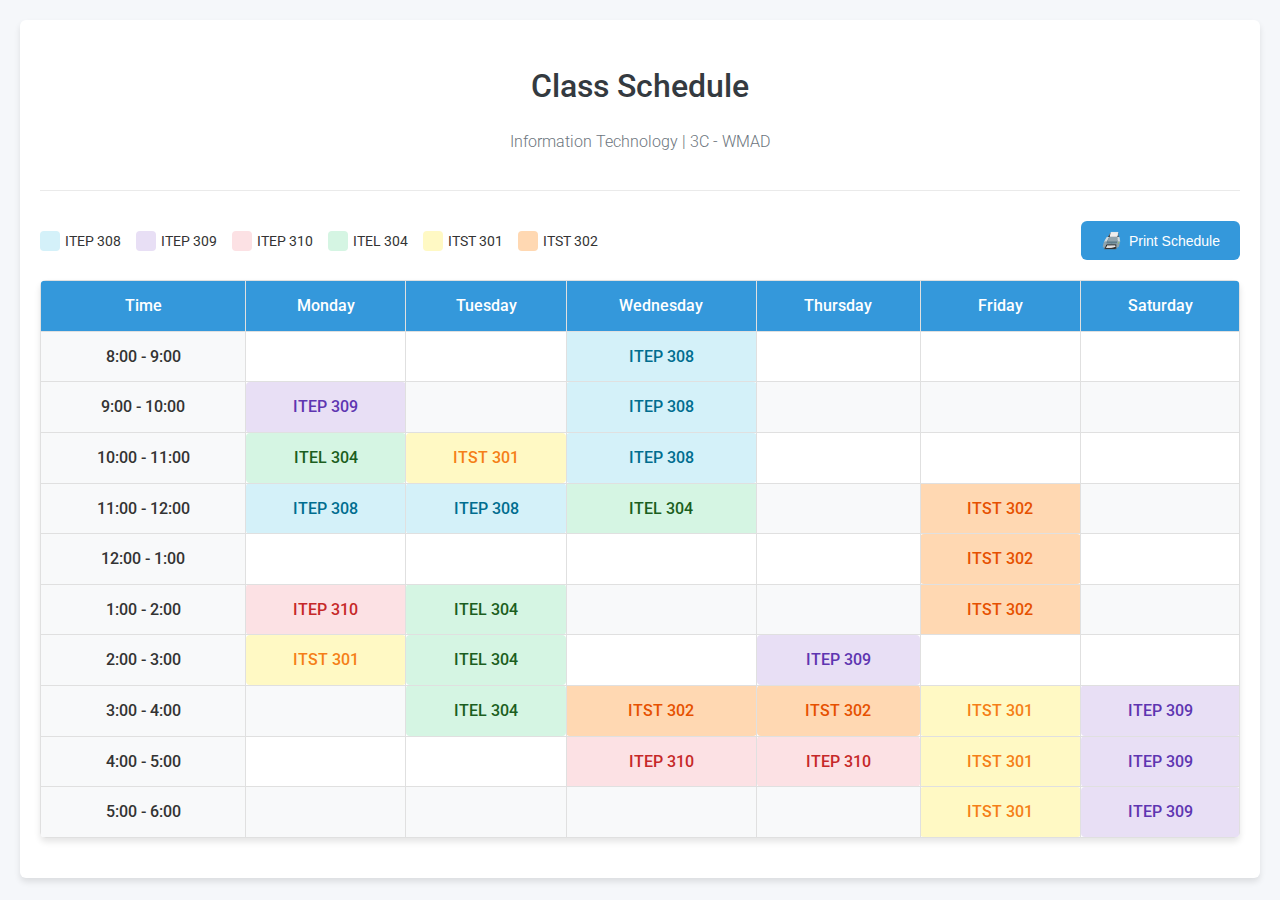
<file: 3c.html>
<!DOCTYPE html>
<html lang="en">
<head>
    <meta charset="UTF-8">
    <meta name="viewport" content="width=device-width, initial-scale=1.0">
    <title>Class Schedule | 3C - WMAD</title>
    <link rel="stylesheet" href="https://fonts.googleapis.com/css2?family=Roboto:wght@300;400;500;700&display=swap">
    <style>
        :root {
            --primary-color: #3498db;
            --secondary-color: #2980b9;
            --light-color: #f8f9fa;
            --dark-color: #343a40;
            --success-color: #2ecc71;
            --border-radius: 6px;
            --box-shadow: 0 4px 6px rgba(0, 0, 0, 0.1);
        }
        
        body {
            font-family: 'Roboto', sans-serif;
            line-height: 1.6;
            color: #333;
            background-color: #f5f7fa;
            margin: 0;
            padding: 20px;
        }
        
        .container {
            max-width: 1200px;
            margin: 0 auto;
            padding: 20px;
            background-color: white;
            border-radius: var(--border-radius);
            box-shadow: var(--box-shadow);
        }
        
        header {
            text-align: center;
            margin-bottom: 30px;
            padding-bottom: 20px;
            border-bottom: 1px solid #eaeaea;
        }
        
        h1 {
            color: var(--dark-color);
            margin-bottom: 10px;
            font-weight: 500;
        }
        
        .subtitle {
            color: #6c757d;
            font-weight: 300;
        }
        
        .controls {
            display: flex;
            justify-content: space-between;
            align-items: center;
            margin-bottom: 20px;
            flex-wrap: wrap;
            gap: 10px;
        }
        
        .print-btn {
            background-color: var(--primary-color);
            color: white;
            border: none;
            padding: 10px 20px;
            border-radius: var(--border-radius);
            cursor: pointer;
            font-size: 14px;
            transition: all 0.3s ease;
            display: flex;
            align-items: center;
            gap: 8px;
        }
        
        .print-btn:hover {
            background-color: var(--secondary-color);
            transform: translateY(-2px);
            box-shadow: 0 6px 8px rgba(0, 0, 0, 0.1);
        }
        
        .print-btn i {
            font-size: 16px;
        }
        
        .legend {
            display: flex;
            gap: 15px;
            flex-wrap: wrap;
        }
        
        .legend-item {
            display: flex;
            align-items: center;
            font-size: 14px;
            gap: 5px;
        }
        
        .legend-color {
            width: 20px;
            height: 20px;
            border-radius: 4px;
        }
        
        table {
            width: 100%;
            border-collapse: collapse;
            margin-bottom: 20px;
            box-shadow: var(--box-shadow);
            border-radius: var(--border-radius);
            overflow: hidden;
        }
        
        th, td {
            padding: 12px 15px;
            text-align: center;
            border: 1px solid #e0e0e0;
        }
        
        th {
            background-color: var(--primary-color);
            color: white;
            font-weight: 500;
            position: sticky;
            top: 0;
        }
        
        tr:nth-child(even) {
            background-color: #f8f9fa;
        }
        
        tr:hover {
            background-color: #f1f1f1;
        }
        
        .subject {
            font-weight: 500;
            border-radius: 4px;
        }
        
        /* Updated distinctive colors for each subject */
        .ITEP-308 { background-color: #d4f1f9; color: #006d8f; }  /* Teal blue */
        .ITEP-309 { background-color: #e8dff5; color: #5e35b1; }  /* Soft purple */
        .ITEP-310 { background-color: #fce1e4; color: #c62828; }   /* Soft red */
        .ITEL-304 { background-color: #d5f5e3; color: #1b5e20; }  /* Mint green */
        .ITST-301 { background-color: #fff9c4; color: #f57f17; }  /* Light yellow */
        .ITST-302 { background-color: #ffd8b2; color: #e65100; }  /* Peach orange */
        
        .time-col {
            font-weight: 500;
            background-color: #f8f9fa;
        }
        
        @media (max-width: 768px) {
            th, td {
                padding: 8px 10px;
                font-size: 14px;
            }
            
            .controls {
                flex-direction: column;
                align-items: flex-start;
            }
        }
        
        @media print {
            body {
                background-color: white;
                padding: 0;
            }
            
            .container {
                box-shadow: none;
                padding: 0;
            }
            
            .print-btn, .legend {
                display: none;
            }
            
            table {
                box-shadow: none;
            }
            
            th {
                background-color: var(--primary-color) !important;
                color: white !important;
                -webkit-print-color-adjust: exact;
                print-color-adjust: exact;
            }
            
            .subject {
                -webkit-print-color-adjust: exact;
                print-color-adjust: exact;
            }
        }
    </style>
</head>
<body>
    <div class="container">
        <header>
            <h1>Class Schedule</h1>
            <p class="subtitle">Information Technology | 3C - WMAD</p>
        </header>
        
        <div class="controls">
            <div class="legend">
                <div class="legend-item">
                    <div class="legend-color ITEP-308"></div>
                    <span>ITEP 308</span>
                </div>
                <div class="legend-item">
                    <div class="legend-color ITEP-309"></div>
                    <span>ITEP 309</span>
                </div>
                <div class="legend-item">
                    <div class="legend-color ITEP-310"></div>
                    <span>ITEP 310</span>
                </div>
                <div class="legend-item">
                    <div class="legend-color ITEL-304"></div>
                    <span>ITEL 304</span>
                </div>
                <div class="legend-item">
                    <div class="legend-color ITST-301"></div>
                    <span>ITST 301</span>
                </div>
                <div class="legend-item">
                    <div class="legend-color ITST-302"></div>
                    <span>ITST 302</span>
                </div>
            </div>
            
            <button class="print-btn" onclick="window.print()">
                <i>🖨️</i>
                <span>Print Schedule</span>
            </button>
        </div>
        
        <table>
            <thead>
                <tr>
                    <th>Time</th>
                    <th>Monday</th>
                    <th>Tuesday</th>
                    <th>Wednesday</th>
                    <th>Thursday</th>
                    <th>Friday</th>
                    <th>Saturday</th>
                </tr>
            </thead>
            <tbody>
                <tr>
                    <td class="time-col">8:00 - 9:00</td>
                    <td></td>
                    <td></td>
                    <td class="subject ITEP-308">ITEP 308</td>
                    <td></td>
                    <td></td>
                    <td></td>
                </tr>
                <tr>
                    <td class="time-col">9:00 - 10:00</td>
                    <td class="subject ITEP-309">ITEP 309</td>
                    <td></td>
                    <td class="subject ITEP-308">ITEP 308</td>
                    <td></td>
                    <td></td>
                    <td></td>
                </tr>
                <tr>
                    <td class="time-col">10:00 - 11:00</td>
                    <td class="subject ITEL-304">ITEL 304</td>
                    <td class="subject ITST-301">ITST 301</td>
                    <td class="subject ITEP-308">ITEP 308</td>
                    <td></td>
                    <td></td>
                    <td></td>
                </tr>
                <tr>
                    <td class="time-col">11:00 - 12:00</td>
                    <td class="subject ITEP-308">ITEP 308</td>
                    <td class="subject ITEP-308">ITEP 308</td>
                    <td class="subject ITEL-304">ITEL 304</td>
                    <td></td>
                    <td class="subject ITST-302">ITST 302</td>
                    <td></td>
                </tr>
                <tr>
                    <td class="time-col">12:00 - 1:00</td>
                    <td></td>
                    <td></td>
                    <td></td>
                    <td></td>
                    <td class="subject ITST-302">ITST 302</td>
                    <td></td>
                </tr>
                <tr>
                    <td class="time-col">1:00 - 2:00</td>
                    <td class="subject ITEP-310">ITEP 310</td>
                    <td class="subject ITEL-304">ITEL 304</td>
                    <td></td>
                    <td></td>
                    <td class="subject ITST-302">ITST 302</td>
                    <td></td>
                </tr>
                <tr>
                    <td class="time-col">2:00 - 3:00</td>
                    <td class="subject ITST-301">ITST 301</td>
                    <td class="subject ITEL-304">ITEL 304</td>
                    <td></td>
                    <td class="subject ITEP-309">ITEP 309</td>
                    <td></td>
                    <td></td>
                </tr>
                <tr>
                    <td class="time-col">3:00 - 4:00</td>
                    <td></td>
                    <td class="subject ITEL-304">ITEL 304</td>
                    <td class="subject ITST-302">ITST 302</td>
                    <td class="subject ITST-302">ITST 302</td>
                    <td class="subject ITST-301">ITST 301</td>
                    <td class="subject ITEP-309">ITEP 309</td>
                </tr>
                <tr>
                    <td class="time-col">4:00 - 5:00</td>
                    <td></td>
                    <td></td>
                    <td class="subject ITEP-310">ITEP 310</td>
                    <td class="subject ITEP-310">ITEP 310</td>
                    <td class="subject ITST-301">ITST 301</td>
                    <td class="subject ITEP-309">ITEP 309</td>
                </tr>
                <tr>
                    <td class="time-col">5:00 - 6:00</td>
                    <td></td>
                    <td></td>
                    <td></td>
                    <td></td>
                    <td class="subject ITST-301">ITST 301</td>
                    <td class="subject ITEP-309">ITEP 309</td>
                </tr>
            </tbody>
        </table>
    </div>
</body>
</html>
</file>
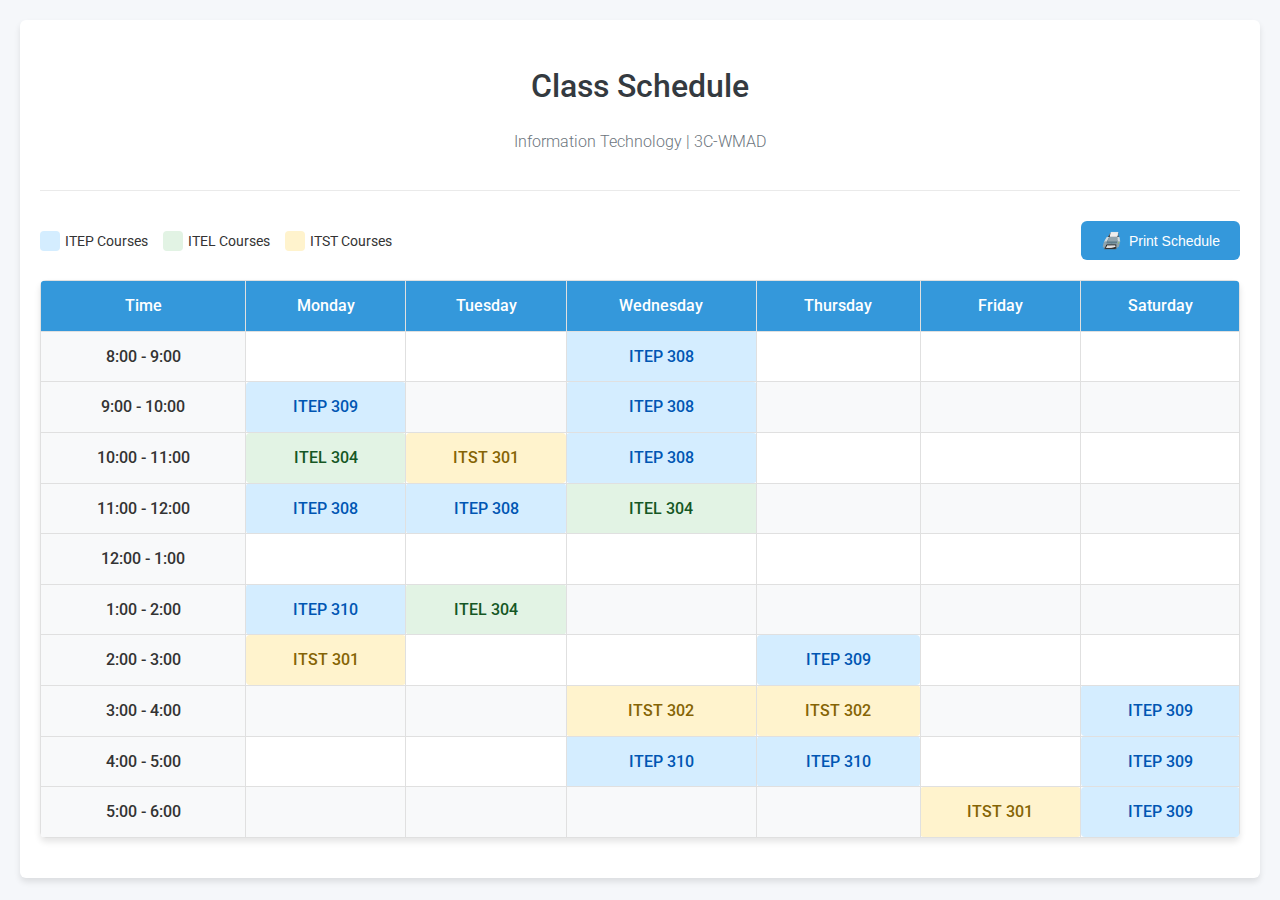
<file: 3CWMAD.html>
<!DOCTYPE html>
<html lang="en">
<head>
    <meta charset="UTF-8">
    <meta name="viewport" content="width=device-width, initial-scale=1.0">
    <title>Class Schedule | IT Department</title>
    <link rel="stylesheet" href="https://fonts.googleapis.com/css2?family=Roboto:wght@300;400;500;700&display=swap">
    <style>
        :root {
            --primary-color: #3498db;
            --secondary-color: #2980b9;
            --light-color: #f8f9fa;
            --dark-color: #343a40;
            --success-color: #2ecc71;
            --border-radius: 6px;
            --box-shadow: 0 4px 6px rgba(0, 0, 0, 0.1);
        }
        
        body {
            font-family: 'Roboto', sans-serif;
            line-height: 1.6;
            color: #333;
            background-color: #f5f7fa;
            margin: 0;
            padding: 20px;
        }
        
        .container {
            max-width: 1200px;
            margin: 0 auto;
            padding: 20px;
            background-color: white;
            border-radius: var(--border-radius);
            box-shadow: var(--box-shadow);
        }
        
        header {
            text-align: center;
            margin-bottom: 30px;
            padding-bottom: 20px;
            border-bottom: 1px solid #eaeaea;
        }
        
        h1 {
            color: var(--dark-color);
            margin-bottom: 10px;
            font-weight: 500;
        }
        
        .subtitle {
            color: #6c757d;
            font-weight: 300;
        }
        
        .controls {
            display: flex;
            justify-content: space-between;
            align-items: center;
            margin-bottom: 20px;
            flex-wrap: wrap;
            gap: 10px;
        }
        
        .print-btn {
            background-color: var(--primary-color);
            color: white;
            border: none;
            padding: 10px 20px;
            border-radius: var(--border-radius);
            cursor: pointer;
            font-size: 14px;
            transition: all 0.3s ease;
            display: flex;
            align-items: center;
            gap: 8px;
        }
        
        .print-btn:hover {
            background-color: var(--secondary-color);
            transform: translateY(-2px);
            box-shadow: 0 6px 8px rgba(0, 0, 0, 0.1);
        }
        
        .print-btn i {
            font-size: 16px;
        }
        
        .legend {
            display: flex;
            gap: 15px;
            flex-wrap: wrap;
        }
        
        .legend-item {
            display: flex;
            align-items: center;
            font-size: 14px;
            gap: 5px;
        }
        
        .legend-color {
            width: 20px;
            height: 20px;
            border-radius: 4px;
        }
        
        table {
            width: 100%;
            border-collapse: collapse;
            margin-bottom: 20px;
            box-shadow: var(--box-shadow);
            border-radius: var(--border-radius);
            overflow: hidden;
        }
        
        th, td {
            padding: 12px 15px;
            text-align: center;
            border: 1px solid #e0e0e0;
        }
        
        th {
            background-color: var(--primary-color);
            color: white;
            font-weight: 500;
            position: sticky;
            top: 0;
        }
        
        tr:nth-child(even) {
            background-color: #f8f9fa;
        }
        
        tr:hover {
            background-color: #f1f1f1;
        }
        
        .subject {
            font-weight: 500;
            border-radius: 4px;
        }
        
        .course-ITEP { background-color: #d4edff; color: #0056b3; }
        .course-ITEL { background-color: #e2f3e4; color: #155724; }
        .course-ITST { background-color: #fff3cd; color: #856404; }
        
        .time-col {
            font-weight: 500;
            background-color: #f8f9fa;
        }
        
        @media (max-width: 768px) {
            th, td {
                padding: 8px 10px;
                font-size: 14px;
            }
            
            .controls {
                flex-direction: column;
                align-items: flex-start;
            }
        }
        
        @media print {
            body {
                background-color: white;
                padding: 0;
            }
            
            .container {
                box-shadow: none;
                padding: 0;
            }
            
            .print-btn, .legend {
                display: none;
            }
            
            table {
                box-shadow: none;
            }
            
            th {
                background-color: var(--primary-color) !important;
                color: white !important;
                -webkit-print-color-adjust: exact;
                print-color-adjust: exact;
            }
            
            .subject {
                -webkit-print-color-adjust: exact;
                print-color-adjust: exact;
            }
        }
    </style>
</head>
<body>
    <div class="container">
        <header>
            <h1>Class Schedule</h1>
            <p class="subtitle">Information Technology | 3C-WMAD</p>
        </header>
        
        <div class="controls">
            <div class="legend">
                <div class="legend-item">
                    <div class="legend-color course-ITEP"></div>
                    <span>ITEP Courses</span>
                </div>
                <div class="legend-item">
                    <div class="legend-color course-ITEL"></div>
                    <span>ITEL Courses</span>
                </div>
                <div class="legend-item">
                    <div class="legend-color course-ITST"></div>
                    <span>ITST Courses</span>
                </div>
            </div>
            
            <button class="print-btn" onclick="window.print()">
                <i>🖨️</i>
                <span>Print Schedule</span>
            </button>
        </div>
        
        <table>
            <thead>
                <tr>
                    <th>Time</th>
                    <th>Monday</th>
                    <th>Tuesday</th>
                    <th>Wednesday</th>
                    <th>Thursday</th>
                    <th>Friday</th>
                    <th>Saturday</th>
                </tr>
            </thead>
            <tbody>
                <tr>
                    <td class="time-col">8:00 - 9:00</td>
                    <td></td>
                    <td></td>
                    <td class="subject course-ITEP">ITEP 308</td>
                    <td></td>
                    <td></td>
                    <td></td>
                </tr>
                <tr>
                    <td class="time-col">9:00 - 10:00</td>
                    <td class="subject course-ITEP">ITEP 309</td>
                    <td></td>
                    <td class="subject course-ITEP">ITEP 308</td>
                    <td></td>
                    <td></td>
                    <td></td>
                </tr>
                <tr>
                    <td class="time-col">10:00 - 11:00</td>
                    <td class="subject course-ITEL">ITEL 304</td>
                    <td class="subject course-ITST">ITST 301</td>
                    <td class="subject course-ITEP">ITEP 308</td>
                    <td></td>
                    <td></td>
                    <td></td>
                </tr>
                <tr>
                    <td class="time-col">11:00 - 12:00</td>
                    <td class="subject course-ITEP">ITEP 308</td>
                    <td class="subject course-ITEP">ITEP 308</td>
                    <td class="subject course-ITEL">ITEL 304</td>
                    <td></td>
                    <td></td>
                    <td></td>
                </tr>
                <tr>
                    <td class="time-col">12:00 - 1:00</td>
                    <td></td>
                    <td></td>
                    <td></td>
                    <td></td>
                    <td></td>
                    <td></td>
                </tr>
                <tr>
                    <td class="time-col">1:00 - 2:00</td>
                    <td class="subject course-ITEP">ITEP 310</td>
                    <td class="subject course-ITEL">ITEL 304</td>
                    <td></td>
                    <td></td>
                    <td></td>
                    <td></td>
                </tr>
                <tr>
                    <td class="time-col">2:00 - 3:00</td>
                    <td class="subject course-ITST">ITST 301</td>
                    <td></td>
                    <td></td>
                    <td class="subject course-ITEP">ITEP 309</td>
                    <td></td>
                    <td></td>
                </tr>
                <tr>
                    <td class="time-col">3:00 - 4:00</td>
                    <td></td>
                    <td></td>
                    <td class="subject course-ITST">ITST 302</td>
                    <td class="subject course-ITST">ITST 302</td>
                    <td></td>
                    <td class="subject course-ITEP">ITEP 309</td>
                </tr>
                <tr>
                    <td class="time-col">4:00 - 5:00</td>
                    <td></td>
                    <td></td>
                    <td class="subject course-ITEP">ITEP 310</td>
                    <td class="subject course-ITEP">ITEP 310</td>
                    <td></td>
                    <td class="subject course-ITEP">ITEP 309</td>
                </tr>
                <tr>
                    <td class="time-col">5:00 - 6:00</td>
                    <td></td>
                    <td></td>
                    <td></td>
                    <td></td>
                    <td class="subject course-ITST">ITST 301</td>
                    <td class="subject course-ITEP">ITEP 309</td>
                </tr>
            </tbody>
        </table>
    </div>
</body>
</html>
</file>
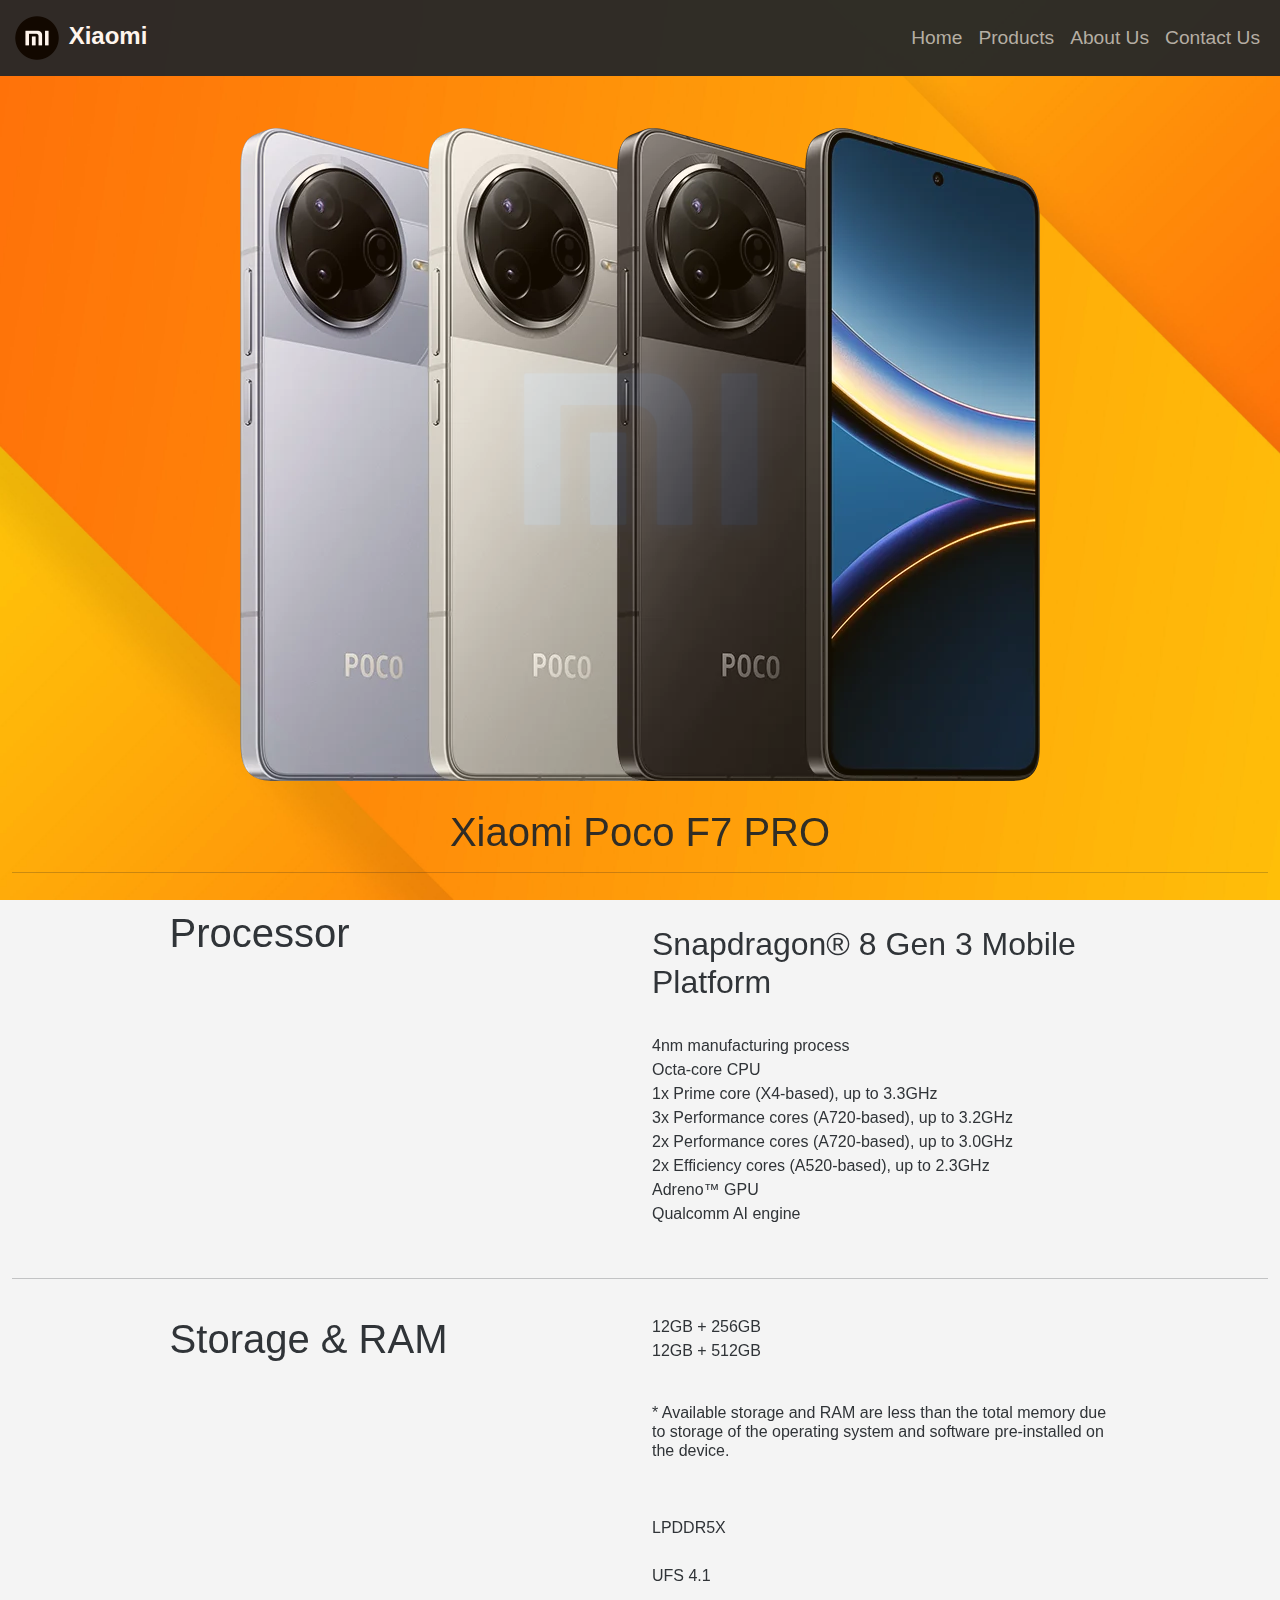
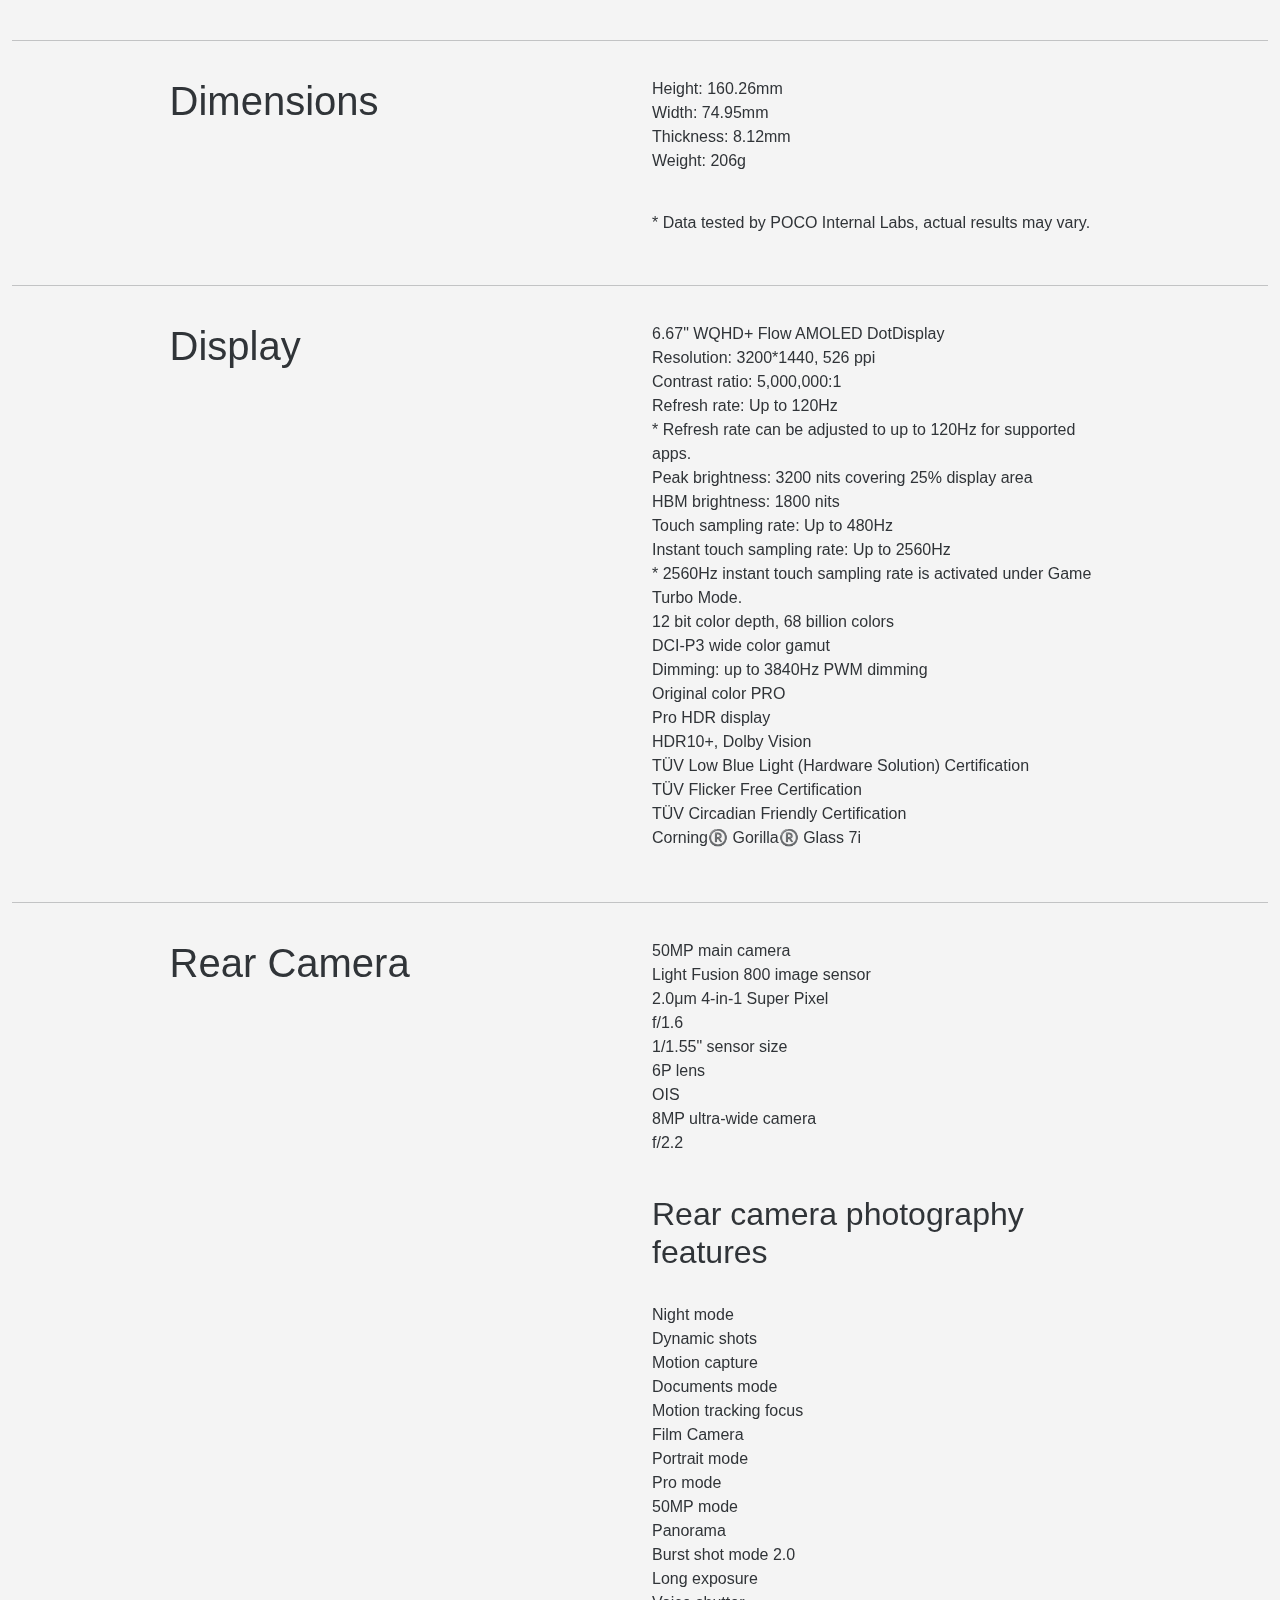
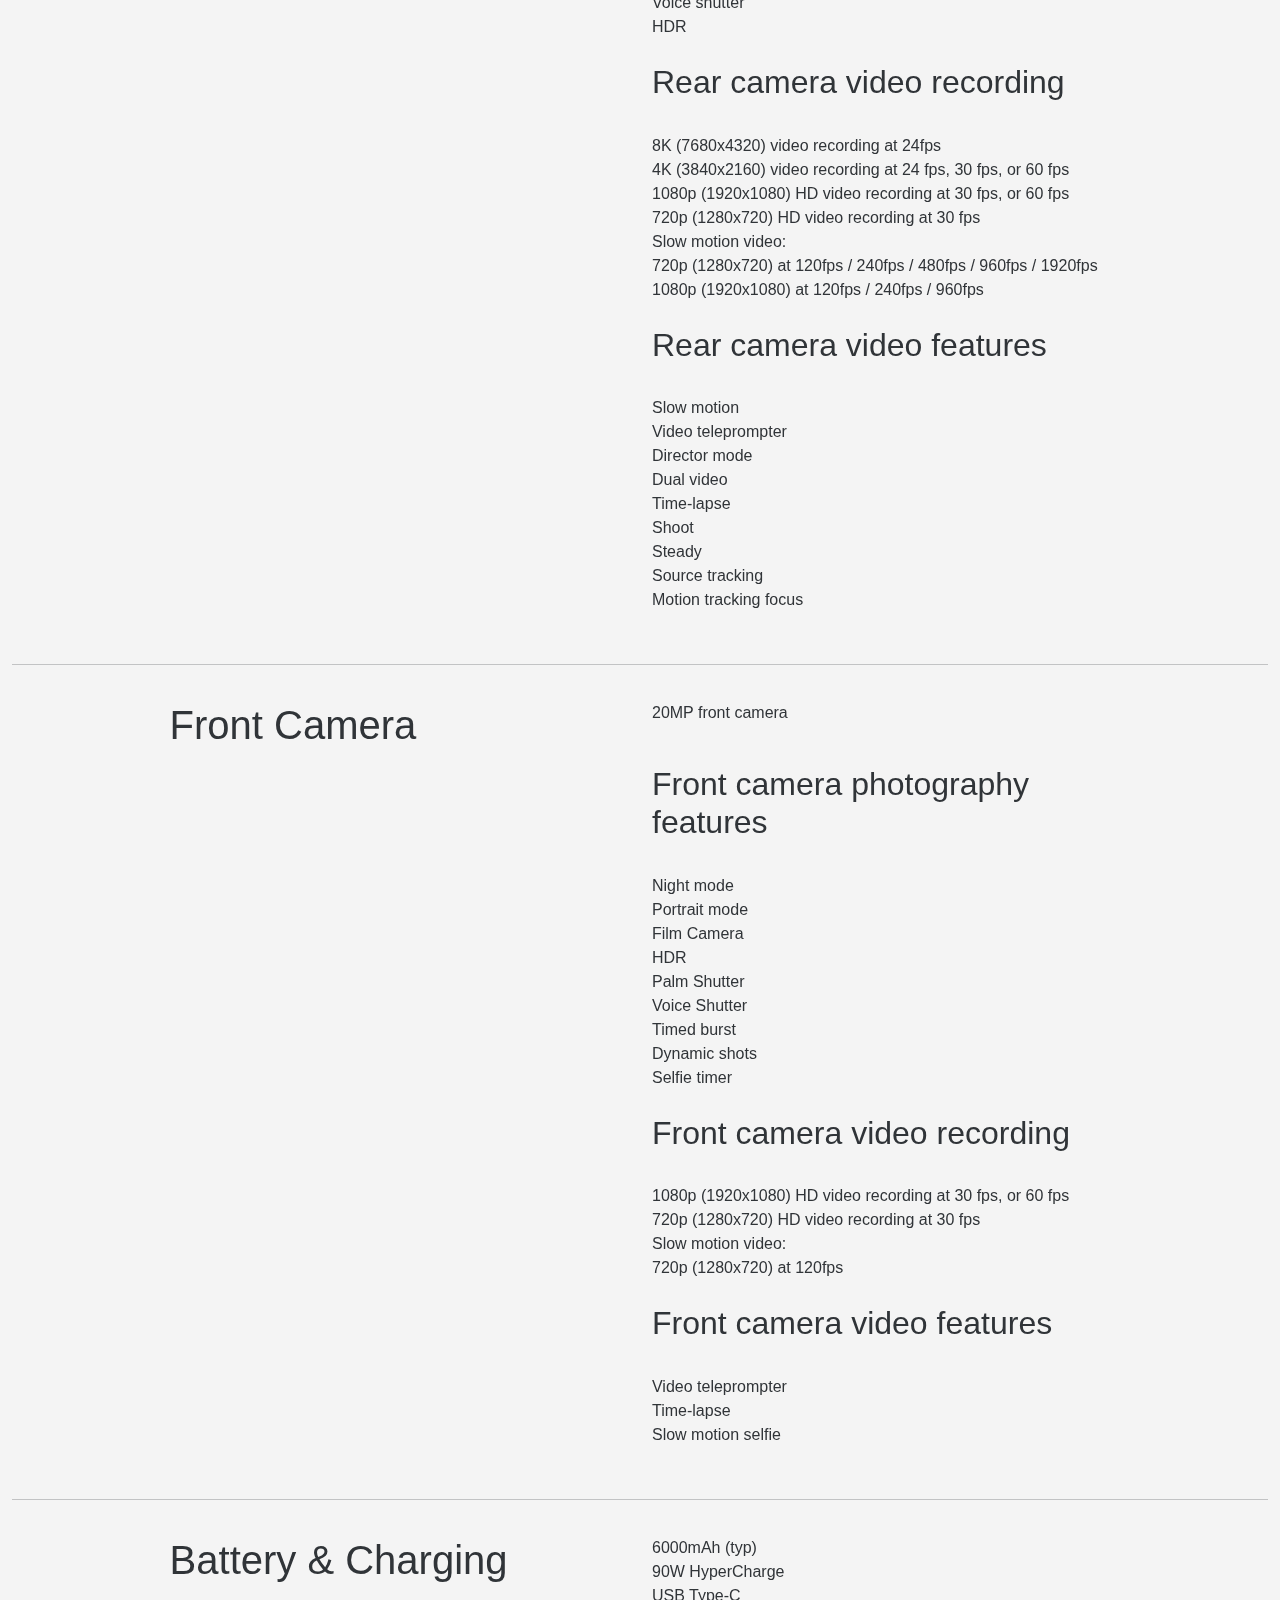
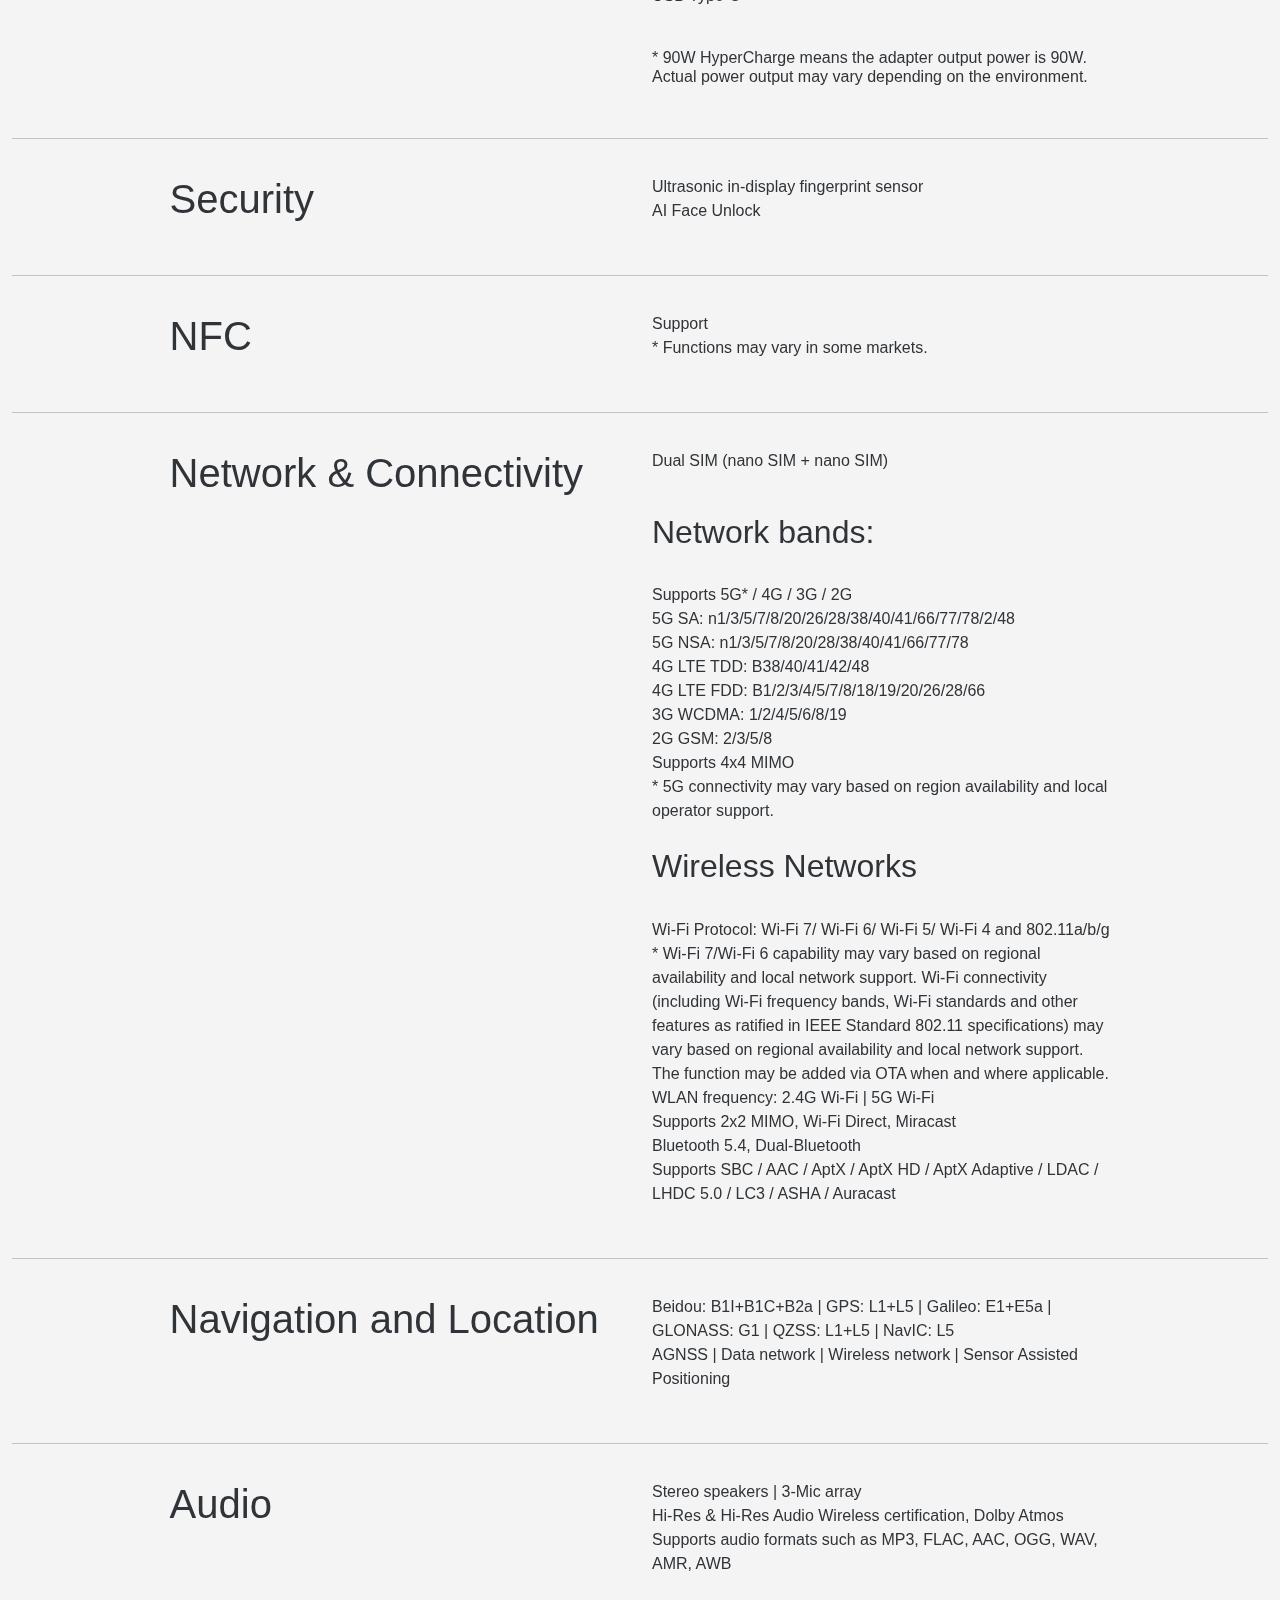
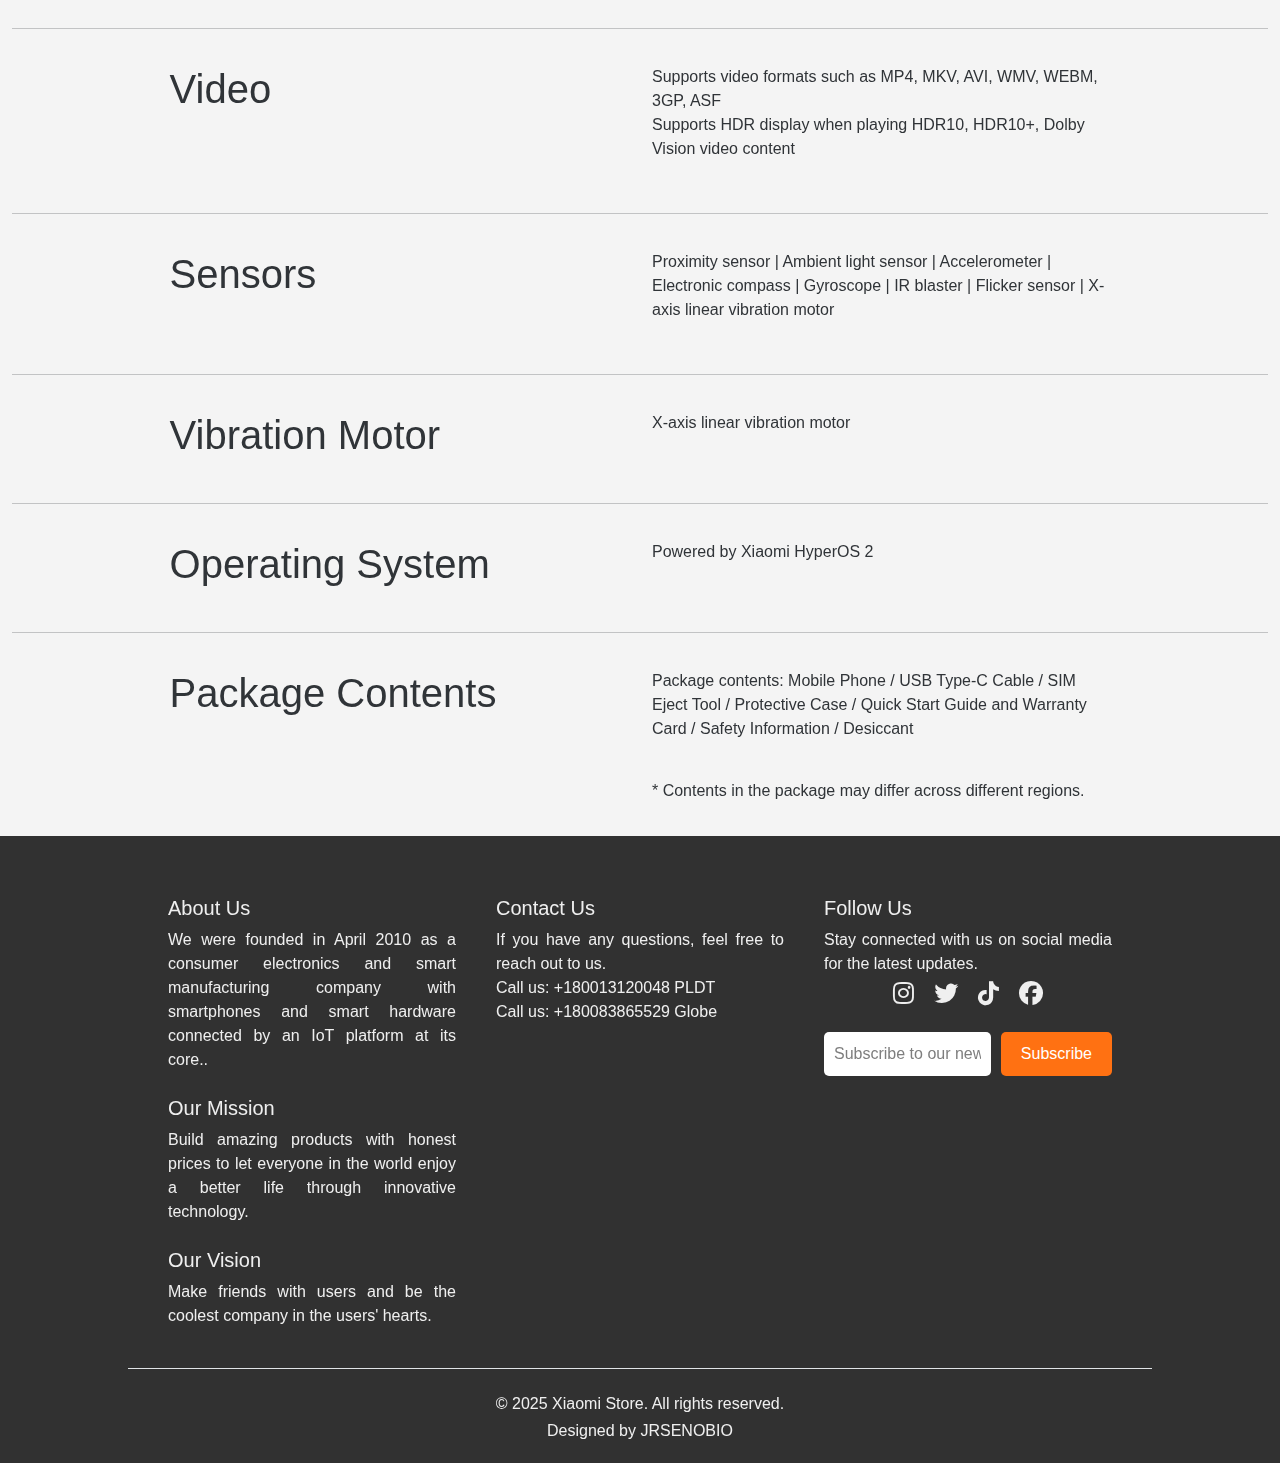
<file: xiaomi-poco-f7-pro.html>
<!DOCTYPE html>
<html lang="en">

<head>
    <meta charset="UTF-8">
    <meta http-equiv="X-UA-Compatible" content="IE=edge">
    <meta name="viewport" content="width=device-width, initial-scale=1.0">
    <title>Xiaomi Poco F7 PRO</title>
    <link rel="icon" href="images/logo.ico" type="image/x-icon">
    <link rel="stylesheet" href="https://cdn.jsdelivr.net/npm/bootstrap@5.1.3/dist/css/bootstrap.min.css">
    <link rel="stylesheet" href="https://cdnjs.cloudflare.com/ajax/libs/font-awesome/6.7.2/css/all.min.css">
    <link rel="stylesheet" href="style.css">
    <script src="https://cdn.jsdelivr.net/npm/bootstrap@5.1.3/dist/js/bootstrap.bundle.min.js"></script>
</head>

<body>
    <header>
        <nav class="navbar navbar-expand-lg container-nav bg-dark navbar-dark">
            <div class="container-fluid">
                <span class="navbar-brand"><img src="images/logo.png" alt="Logo" width="50" height="50"> <span
                        class="text-white">Xiaomi</span> </span>
                <button class="navbar-toggler" type="button" data-bs-toggle="collapse" data-bs-target="#navbarNav">
                    <span class="navbar-toggler-icon"></span>
                </button>
                <div class="collapse navbar-collapse" id="navbarNav">
                    <ul class="navbar-nav ms-auto">
                        <li class="nav-item"><a class="nav-link" href="index.html#home">Home</a></li>
                        <li class="nav-item"><a class="nav-link" href="index.html#shop">Products</a></li>
                        <li class="nav-item"><a class="nav-link" href="#about">About Us</a></li>
                        <li class="nav-item"><a class="nav-link" href="#contact">Contact Us</a></li>
                    </ul>
                </div>
            </div>
        </nav>
    </header>
    <main class="container-fluid">
        <article class="text-center">
            <br><br>
            <img src="images/products/xiaomi-poco-f7-pro.jpg" alt="Xiaomi Poco F7 PRO" class="img-fluid">
            <br><br>
            <h1>Xiaomi Poco F7 PRO</h1>
        </article>
        <hr>
        <section class="row container">
            <div class="col-md-6 text-justify">
                <h1>Processor</h1>
            </div>
            <div class="col-md-6 text-justify">
                <p>
                <h2>Snapdragon® 8 Gen 3 Mobile Platform</h2>
                <br>4nm manufacturing process
                <br>Octa-core CPU
                <br>1x Prime core (X4-based), up to 3.3GHz
                <br>3x Performance cores (A720-based), up to 3.2GHz
                <br>2x Performance cores (A720-based), up to 3.0GHz
                <br>2x Efficiency cores (A520-based), up to 2.3GHz
                <br>Adreno™ GPU
                <br>Qualcomm AI engine
                </p>
            </div>
        </section>

        <hr>
        <section class="row container">
            <div class="col-md-6 text-justify">
                <h1>Storage & RAM</h1>
            </div>
            <div class="col-md-6 text-justify">
                <p>
                    12GB + 256GB
                    <br>12GB + 512GB
                    <br><br>
                <h6>* Available storage and RAM are less than the total memory due to storage of the operating system
                    and software pre-installed on the device.</h6>
                <br><br>LPDDR5X
                <br><br>UFS 4.1
                </p>
            </div>
        </section>

        <hr>
        <section class="row container">
            <div class="col-md-6 text-justify">
                <h1>Dimensions</h1>
            </div>
            <div class="col-md-6 text-justify">
                <p>
                    Height: 160.26mm
                    <br>Width: 74.95mm
                    <br>Thickness: 8.12mm
                    <br>Weight: 206g
                    <br><br>
                <h6>* Data tested by POCO Internal Labs, actual results may vary.</h6>
                </p>
            </div>
        </section>

        <hr>
        <section class="row container">
            <div class="col-md-6 text-justify">
                <h1>Display</h1>
            </div>
            <div class="col-md-6 text-justify">
                <p>
                    6.67" WQHD+ Flow AMOLED DotDisplay
                    <br>Resolution: 3200*1440, 526 ppi
                    <br>Contrast ratio: 5,000,000:1
                    <br>Refresh rate: Up to 120Hz
                    <br>* Refresh rate can be adjusted to up to 120Hz for supported apps.
                    <br>Peak brightness: 3200 nits covering 25% display area
                    <br>HBM brightness: 1800 nits
                    <br>Touch sampling rate: Up to 480Hz
                    <br>Instant touch sampling rate: Up to 2560Hz
                    <br>* 2560Hz instant touch sampling rate is activated under Game Turbo Mode.
                    <br>12 bit color depth, 68 billion colors
                    <br>DCI-P3 wide color gamut
                    <br>Dimming: up to 3840Hz PWM dimming
                    <br>Original color PRO
                    <br>Pro HDR display
                    <br>HDR10+, Dolby Vision
                    <br>TÜV Low Blue Light (Hardware Solution) Certification
                    <br>TÜV Flicker Free Certification
                    <br>TÜV Circadian Friendly Certification
                    <br>Corning®️ Gorilla®️ Glass 7i
                </p>
            </div>
        </section>

        <hr>
        <section class="row container">
            <div class="col-md-6 text-justify">
                <h1>Rear Camera</h1>
            </div>
            <div class="col-md-6 text-justify">
                <p>
                    50MP main camera
                    <br>Light Fusion 800 image sensor
                    <br>2.0μm 4-in-1 Super Pixel
                    <br>f/1.6
                    <br>1/1.55" sensor size
                    <br>6P lens
                    <br>OIS
                    <br>8MP ultra-wide camera
                    <br>f/2.2
                    <br><br>
                <h2>Rear camera photography features</h2>
                <br>Night mode
                <br>Dynamic shots
                <br>Motion capture
                <br>Documents mode
                <br>Motion tracking focus
                <br>Film Camera
                <br>Portrait mode
                <br>Pro mode
                <br>50MP mode
                <br>Panorama
                <br>Burst shot mode 2.0
                <br>Long exposure
                <br>Voice shutter
                <br>HDR
                <br><br>
                <h2>Rear camera video recording</h2>
                <br>8K (7680x4320) video recording at 24fps
                <br>4K (3840x2160) video recording at 24 fps, 30 fps, or 60 fps
                <br>1080p (1920x1080) HD video recording at 30 fps, or 60 fps
                <br>720p (1280x720) HD video recording at 30 fps
                <br>Slow motion video:
                <br>720p (1280x720) at 120fps / 240fps / 480fps / 960fps / 1920fps
                <br>1080p (1920x1080) at 120fps / 240fps / 960fps
                <br><br>
                <h2>Rear camera video features</h2>
                <br>Slow motion
                <br>Video teleprompter
                <br>Director mode
                <br>Dual video
                <br>Time-lapse
                <br>Shoot
                <br>Steady
                <br>Source tracking
                <br>Motion tracking focus
                </p>
            </div>
        </section>

        <hr>
        <section class="row container">
            <div class="col-md-6 text-justify">
                <h1>Front Camera</h1>
            </div>
            <div class="col-md-6 text-justify">
                <p>
                    20MP front camera
                    <br><br>
                <h2>Front camera photography features</h2>
                <br>Night mode
                <br>Portrait mode
                <br>Film Camera
                <br>HDR
                <br>Palm Shutter
                <br>Voice Shutter
                <br>Timed burst
                <br>Dynamic shots
                <br>Selfie timer
                <br><br>
                <h2>Front camera video recording</h2>
                <br>1080p (1920x1080) HD video recording at 30 fps, or 60 fps
                <br>720p (1280x720) HD video recording at 30 fps
                <br>Slow motion video:
                <br>720p (1280x720) at 120fps
                <br><br>
                <h2>Front camera video features</h2>
                <br>Video teleprompter
                <br>Time-lapse
                <br>Slow motion selfie
                </p>
            </div>
        </section>

        <hr>
        <section class="row container">
            <div class="col-md-6 text-justify">
                <h1>Battery & Charging</h1>
            </div>
            <div class="col-md-6 text-justify">
                <p>
                    6000mAh (typ)
                    <br>90W HyperCharge
                    <br>USB Type-C
                    <br><br>
                <h6>* 90W HyperCharge means the adapter output power is 90W. Actual power output may vary depending on
                    the environment.</h6>
                </p>
            </div>
        </section>

        <hr>
        <section class="row container">
            <div class="col-md-6 text-justify">
                <h1>Security</h1>
            </div>
            <div class="col-md-6 text-justify">
                <p>
                    Ultrasonic in-display fingerprint sensor
                    <br>AI Face Unlock
                </p>
            </div>
        </section>

        <hr>
        <section class="row container">
            <div class="col-md-6 text-justify">
                <h1>NFC</h1>
            </div>
            <div class="col-md-6 text-justify">
                <p>
                    Support
                    <br>* Functions may vary in some markets.
                </p>
            </div>
        </section>

        <hr>
        <section class="row container">
            <div class="col-md-6 text-justify">
                <h1>Network & Connectivity</h1>
            </div>
            <div class="col-md-6 text-justify">
                <p>
                    Dual SIM (nano SIM + nano SIM)
                    <br><br>
                <h2>Network bands:</h2>
                <br>Supports 5G* / 4G / 3G / 2G
                <br>5G SA: n1/3/5/7/8/20/26/28/38/40/41/66/77/78/2/48
                <br>5G NSA: n1/3/5/7/8/20/28/38/40/41/66/77/78
                <br>4G LTE TDD: B38/40/41/42/48
                <br>4G LTE FDD: B1/2/3/4/5/7/8/18/19/20/26/28/66
                <br>3G WCDMA: 1/2/4/5/6/8/19
                <br>2G GSM: 2/3/5/8
                <br>Supports 4x4 MIMO
                <br>* 5G connectivity may vary based on region availability and local operator support.
                <br><br>
                <h2>Wireless Networks</h2>
                <br>Wi-Fi Protocol: Wi-Fi 7/ Wi-Fi 6/ Wi-Fi 5/ Wi-Fi 4 and 802.11a/b/g
                <br>* Wi-Fi 7/Wi-Fi 6 capability may vary based on regional availability and local network support.
                Wi-Fi connectivity (including Wi-Fi frequency bands, Wi-Fi standards and other features as ratified in
                IEEE Standard 802.11 specifications) may vary based on regional availability and local network support.
                The function may be added via OTA when and where applicable.
                <br>WLAN frequency: 2.4G Wi-Fi | 5G Wi-Fi
                <br>Supports 2x2 MIMO, Wi-Fi Direct, Miracast
                <br>Bluetooth 5.4, Dual-Bluetooth
                <br>Supports SBC / AAC / AptX / AptX HD / AptX Adaptive / LDAC / LHDC 5.0 / LC3 / ASHA / Auracast
                </p>
            </div>
        </section>

        <hr>
        <section class="row container">
            <div class="col-md-6 text-justify">
                <h1>Navigation and Location</h1>
            </div>
            <div class="col-md-6 text-justify">
                <p>
                    Beidou: B1I+B1C+B2a | GPS: L1+L5 | Galileo: E1+E5a | GLONASS: G1 | QZSS: L1+L5 | NavIC: L5
                    <br>AGNSS | Data network | Wireless network | Sensor Assisted Positioning
                </p>
            </div>
        </section>

        <hr>
        <section class="row container">
            <div class="col-md-6 text-justify">
                <h1>Audio</h1>
            </div>
            <div class="col-md-6 text-justify">
                <p>
                    Stereo speakers | 3-Mic array
                    <br>Hi-Res & Hi-Res Audio Wireless certification, Dolby Atmos
                    <br>Supports audio formats such as MP3, FLAC, AAC, OGG, WAV, AMR, AWB
                </p>
            </div>
        </section>

        <hr>
        <section class="row container">
            <div class="col-md-6 text-justify">
                <h1>Video</h1>
            </div>
            <div class="col-md-6 text-justify">
                <p>
                    Supports video formats such as MP4, MKV, AVI, WMV, WEBM, 3GP, ASF
                    <br>Supports HDR display when playing HDR10, HDR10+, Dolby Vision video content
                </p>
            </div>
        </section>

        <hr>
        <section class="row container">
            <div class="col-md-6 text-justify">
                <h1>Sensors</h1>
            </div>
            <div class="col-md-6 text-justify">
                <p>
                    Proximity sensor | Ambient light sensor | Accelerometer | Electronic compass | Gyroscope | IR
                    blaster | Flicker sensor | X-axis linear vibration motor
                </p>
            </div>
        </section>

        <hr>
        <section class="row container">
            <div class="col-md-6 text-justify">
                <h1>Vibration Motor</h1>
            </div>
            <div class="col-md-6 text-justify">
                <p>
                    X-axis linear vibration motor
                </p>
            </div>
        </section>

        <hr>
        <section class="row container">
            <div class="col-md-6 text-justify">
                <h1>Operating System</h1>
            </div>
            <div class="col-md-6 text-justify">
                <p>
                    Powered by Xiaomi HyperOS 2
                </p>
            </div>
        </section>

        <hr>
        <section class="row container">
            <div class="col-md-6 text-justify">
                <h1>Package Contents</h1>
            </div>
            <div class="col-md-6 text-justify">
                <p>
                    Package contents: Mobile Phone / USB Type-C Cable / SIM Eject Tool / Protective Case / Quick Start
                    Guide and Warranty Card / Safety Information / Desiccant
                    <br><br>
                <h6>* Contents in the package may differ across different regions.</h6>
                </p>
            </div>
        </section>

    </main>
    <footer class="footer">
        <div class="container row border-bottom footer-about">
            <div class="col-md-4 footer-about" id="about">
                <h5>About Us</h5>
                <p>We were founded in April 2010 as a consumer electronics and smart manufacturing company with
                    smartphones and smart hardware connected by an IoT platform at its core..</p>
                <br>
                <h5>Our Mission</h5>
                <p>Build amazing products with honest prices to let everyone in the world enjoy a better life through
                    innovative technology.</p>
                <br>
                <h5>Our Vision</h5>
                <p>Make friends with users and be the coolest company in the users' hearts.</p>
            </div>
            <div class="col-md-4 footer-contact" id="contact">
                <h5>Contact Us</h5>
                <p>
                    If you have any questions, feel free to reach out to us.<br>
                    Call us: +180013120048 PLDT<br>
                    Call us: +180083865529 Globe
                </p>
            </div>
            <div class="col-md-4 footer-follow">
                <h5>Follow Us</h5>
                <p>Stay connected with us on social media for the latest updates.</p>
                <ul class="social-media">
                    <li><a href="https://www.instagram.com/xiaomi.philippines/" target="_blank"><i
                                class="fa-brands fa-instagram"></i></a></li>
                    <li><a href="https://twitter.com/Xiaomi_PH" target="_blank"><i class="fa-brands fa-twitter"></i></a>
                    </li>
                    <li><a href="https://www.instagram.com/xiaomi.philippines/" target="_blank"><i
                                class="fa-brands fa-tiktok"></i></a></li>
                    <li><a href="https://www.facebook.com/XiaomiPhilippines" target="_blank"><i
                                class="fa-brands fa-facebook"></i></a></li>
                </ul>
                <form class="footer-form">
                    <input type="email" placeholder="Subscribe to our newsletter" required>
                    <button type="submit" onclick="alert('subscription added!')">Subscribe</button>
                </form>
            </div>
        </div>
        <div class="row text-center" style="margin-top: 20px;">
            <p>&copy; 2025 Xiaomi Store. All rights reserved.</p>
            <p>Designed by JRSENOBIO</p>
        </div>
    </footer>
</body>
</head>

</html>
</file>
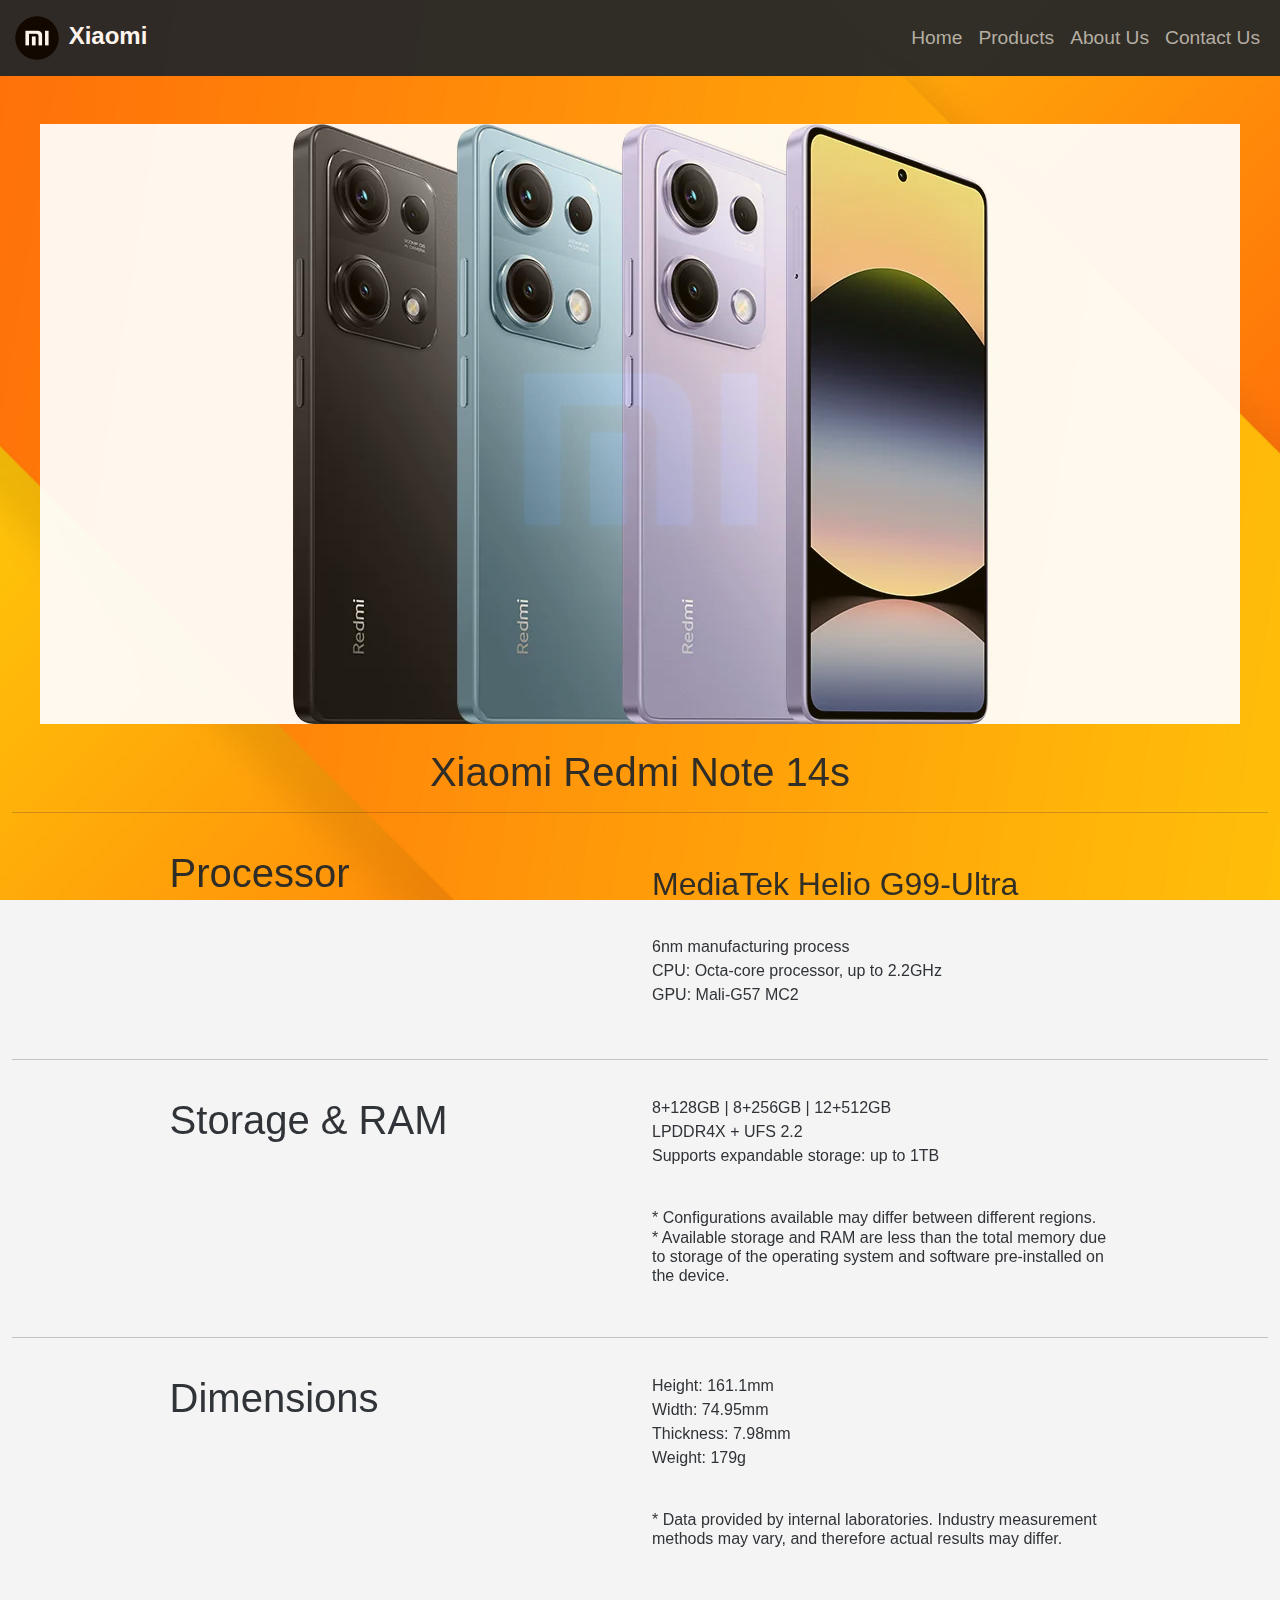
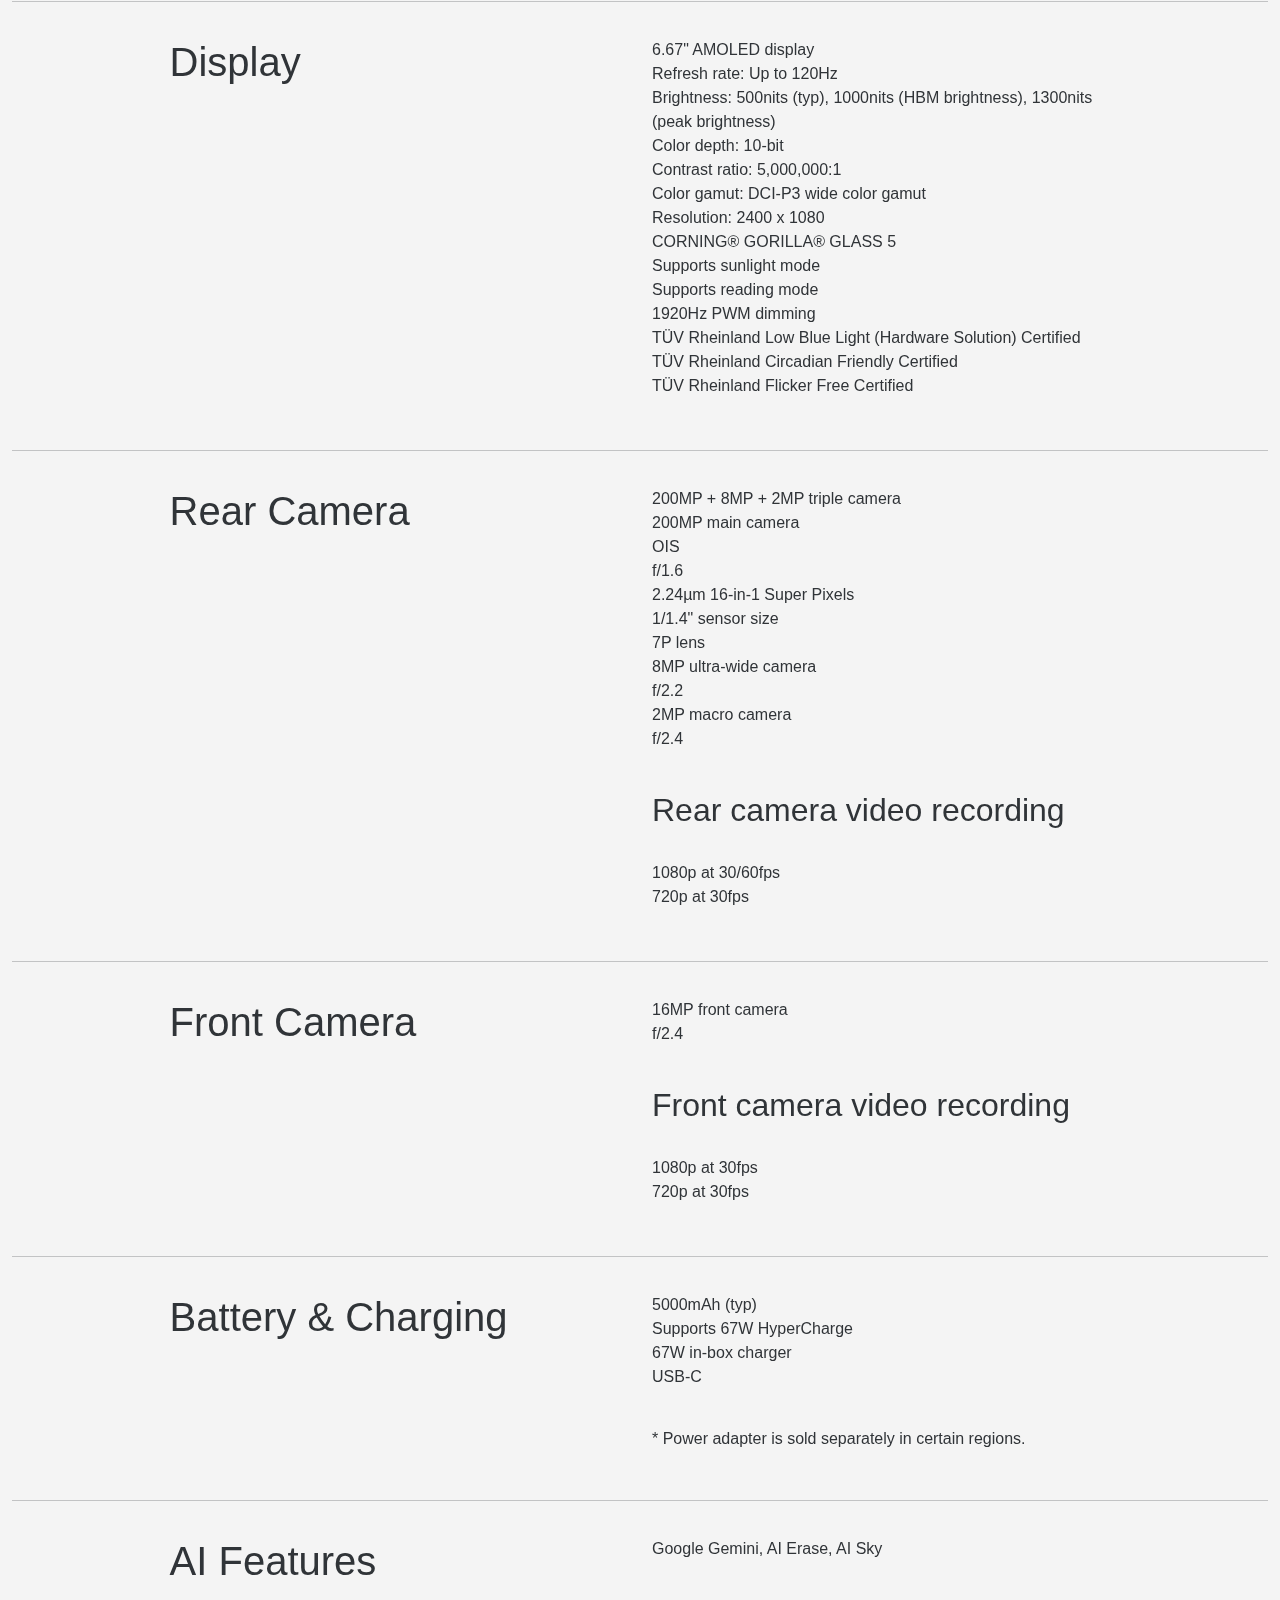
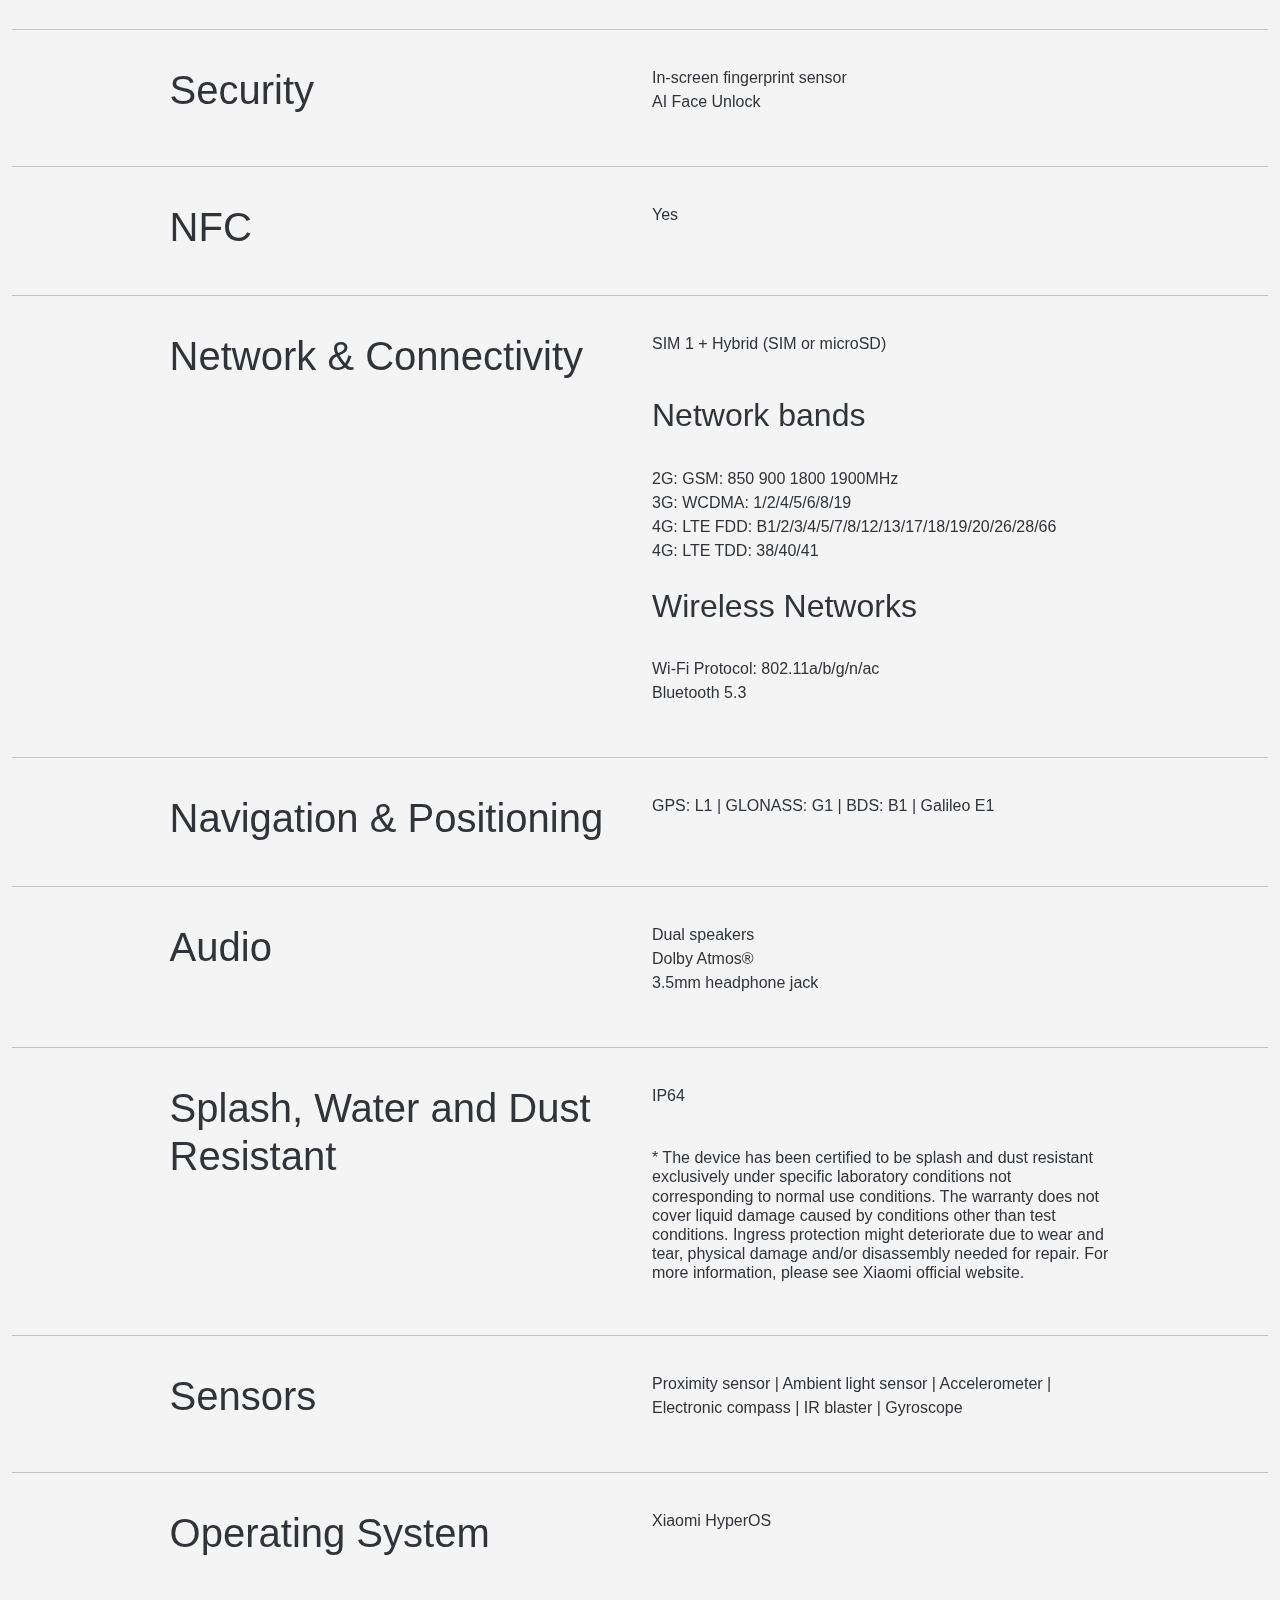
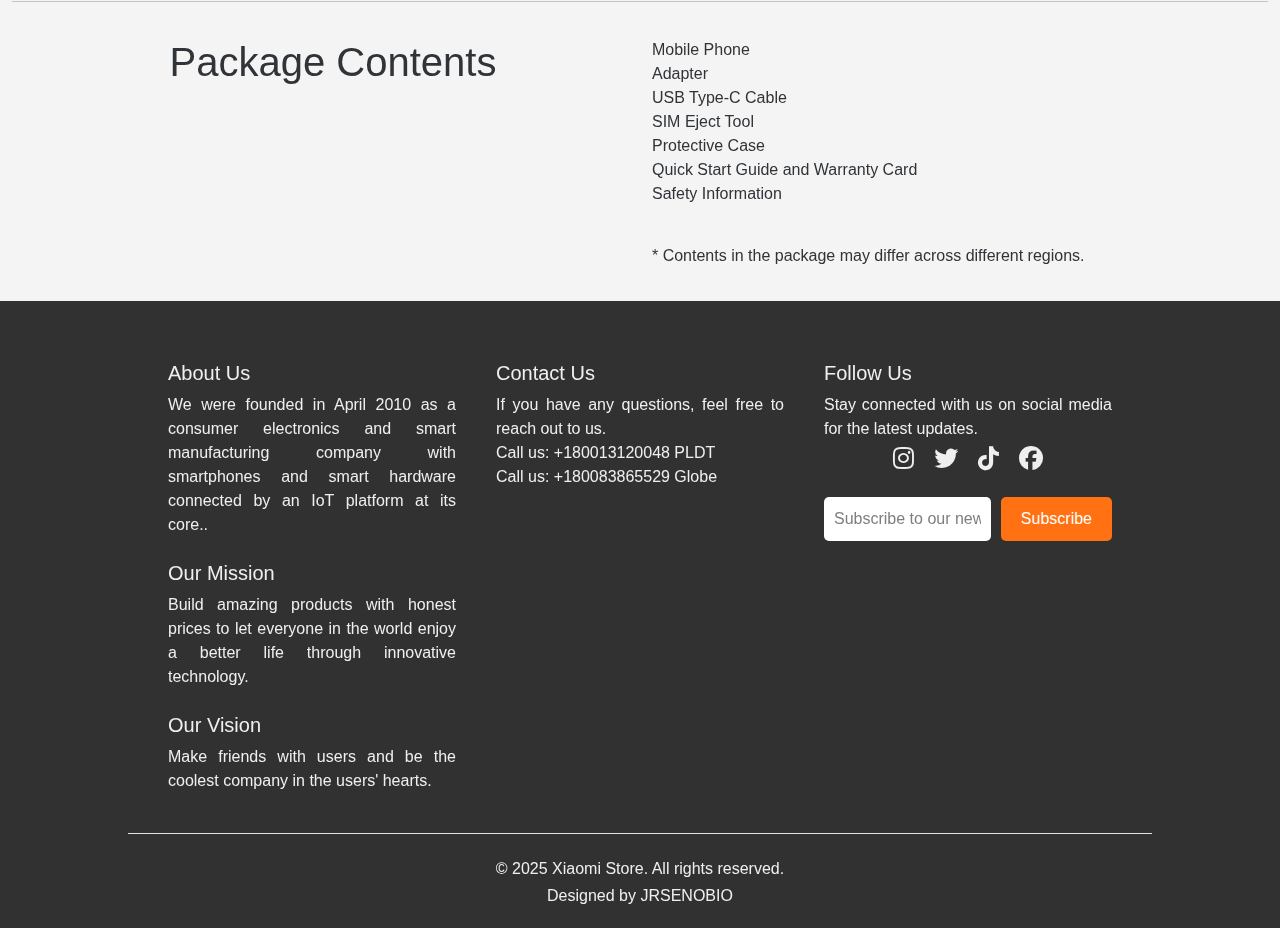
<file: xiaomi-redmi-note-14s.html>
<!DOCTYPE html>
<html lang="en">

<head>
    <meta charset="UTF-8">
    <meta http-equiv="X-UA-Compatible" content="IE=edge">
    <meta name="viewport" content="width=device-width, initial-scale=1.0">
    <title>Xiaomi Redmi Note 14s</title>
    <link rel="icon" href="images/logo.ico" type="image/x-icon">
    <link rel="stylesheet" href="https://cdn.jsdelivr.net/npm/bootstrap@5.1.3/dist/css/bootstrap.min.css">
    <link rel="stylesheet" href="https://cdnjs.cloudflare.com/ajax/libs/font-awesome/6.7.2/css/all.min.css">
    <link rel="stylesheet" href="style.css">
    <script src="https://cdn.jsdelivr.net/npm/bootstrap@5.1.3/dist/js/bootstrap.bundle.min.js"></script>
</head>

<body>
    <header>
        <nav class="navbar navbar-expand-lg container-nav bg-dark navbar-dark">
            <div class="container-fluid">
                <span class="navbar-brand"><img src="images/logo.png" alt="Logo" width="50" height="50"> <span
                        class="text-white">Xiaomi</span> </span>
                <button class="navbar-toggler" type="button" data-bs-toggle="collapse" data-bs-target="#navbarNav">
                    <span class="navbar-toggler-icon"></span>
                </button>
                <div class="collapse navbar-collapse" id="navbarNav">
                    <ul class="navbar-nav ms-auto">
                        <li class="nav-item"><a class="nav-link" href="index.html#home">Home</a></li>
                        <li class="nav-item"><a class="nav-link" href="index.html#shop">Products</a></li>
                        <li class="nav-item"><a class="nav-link" href="#about">About Us</a></li>
                        <li class="nav-item"><a class="nav-link" href="#contact">Contact Us</a></li>
                    </ul>
                </div>
            </div>
        </nav>
    </header>
    <main class="container-fluid">
        <article class="text-center">
            <br><br>
            <img src="images/products/xiaomi-redmi-note-14s.jpg" alt="Xiaomi Redmi Note 14s" class="img-fluid">
            <br><br>
            <h1>Xiaomi Redmi Note 14s</h1>
        </article>
        <hr>
        <section class="row container">
            <div class="col-md-6 text-justify">
                <h1>Processor</h1>
            </div>
            <div class="col-md-6 text-justify">
                <p>
                <h2>MediaTek Helio G99-Ultra</h2>
                <br>6nm manufacturing process
                <br>CPU: Octa-core processor, up to 2.2GHz
                <br>GPU: Mali-G57 MC2
                </p>
            </div>
        </section>

        <hr>
        <section class="row container">
            <div class="col-md-6 text-justify">
                <h1>Storage & RAM</h1>
            </div>
            <div class="col-md-6 text-justify">
                <p>
                    8+128GB | 8+256GB | 12+512GB
                    <br>LPDDR4X + UFS 2.2
                    <br>Supports expandable storage: up to 1TB
                    <br><br>
                <h6>* Configurations available may differ between different regions.<br>* Available storage and RAM are
                    less than the total memory due to storage of the operating system and software pre-installed on the
                    device.</h6>
                </p>
            </div>
        </section>

        <hr>
        <section class="row container">
            <div class="col-md-6 text-justify">
                <h1>Dimensions</h1>
            </div>
            <div class="col-md-6 text-justify">
                <p>
                    Height: 161.1mm
                    <br>Width: 74.95mm
                    <br>Thickness: 7.98mm
                    <br>Weight: 179g
                    <br><br>
                <h6>* Data provided by internal laboratories. Industry measurement methods may vary, and therefore
                    actual results may differ.</h6>
                </p>
            </div>
        </section>

        <hr>
        <section class="row container">
            <div class="col-md-6 text-justify">
                <h1>Display</h1>
            </div>
            <div class="col-md-6 text-justify">
                <p>
                    6.67" AMOLED display
                    <br>Refresh rate: Up to 120Hz
                    <br>Brightness: 500nits (typ), 1000nits (HBM brightness), 1300nits (peak brightness)
                    <br>Color depth: 10-bit
                    <br>Contrast ratio: 5,000,000:1
                    <br>Color gamut: DCI-P3 wide color gamut
                    <br>Resolution: 2400 x 1080
                    <br>CORNING® GORILLA® GLASS 5
                    <br>Supports sunlight mode
                    <br>Supports reading mode
                    <br>1920Hz PWM dimming
                    <br>TÜV Rheinland Low Blue Light (Hardware Solution) Certified
                    <br>TÜV Rheinland Circadian Friendly Certified
                    <br>TÜV Rheinland Flicker Free Certified
                </p>
            </div>
        </section>

        <hr>
        <section class="row container">
            <div class="col-md-6 text-justify">
                <h1>Rear Camera</h1>
            </div>
            <div class="col-md-6 text-justify">
                <p>
                    200MP + 8MP + 2MP triple camera
                    <br>200MP main camera
                    <br>OIS
                    <br>f/1.6
                    <br>2.24µm 16-in-1 Super Pixels
                    <br>1/1.4" sensor size
                    <br>7P lens
                    <br>8MP ultra-wide camera
                    <br>f/2.2
                    <br>2MP macro camera
                    <br>f/2.4
                    <br><br>
                <h2>Rear camera video recording</h2>
                <br>1080p at 30/60fps
                <br>720p at 30fps
                </p>
            </div>
        </section>

        <hr>
        <section class="row container">
            <div class="col-md-6 text-justify">
                <h1>Front Camera</h1>
            </div>
            <div class="col-md-6 text-justify">
                <p>
                    16MP front camera
                    <br>f/2.4
                    <br><br>
                <h2>Front camera video recording</h2>
                <br>1080p at 30fps
                <br>720p at 30fps
                </p>
            </div>
        </section>

        <hr>
        <section class="row container">
            <div class="col-md-6 text-justify">
                <h1>Battery & Charging</h1>
            </div>
            <div class="col-md-6 text-justify">
                <p>
                    5000mAh (typ)
                    <br>Supports 67W HyperCharge
                    <br>67W in-box charger
                    <br>USB-C
                    <br><br>
                <h6>* Power adapter is sold separately in certain regions.</h6>
                </p>
            </div>
        </section>

        <hr>
        <section class="row container">
            <div class="col-md-6 text-justify">
                <h1>AI Features</h1>
            </div>
            <div class="col-md-6 text-justify">
                <p>
                    Google Gemini, AI Erase, AI Sky
                </p>
            </div>
        </section>

        <hr>
        <section class="row container">
            <div class="col-md-6 text-justify">
                <h1>Security</h1>
            </div>
            <div class="col-md-6 text-justify">
                <p>
                    In-screen fingerprint sensor
                    <br>AI Face Unlock
                </p>
            </div>
        </section>

        <hr>
        <section class="row container">
            <div class="col-md-6 text-justify">
                <h1>NFC</h1>
            </div>
            <div class="col-md-6 text-justify">
                <p>
                    Yes
                </p>
            </div>
        </section>

        <hr>
        <section class="row container">
            <div class="col-md-6 text-justify">
                <h1>Network & Connectivity</h1>
            </div>
            <div class="col-md-6 text-justify">
                <p>
                    SIM 1 + Hybrid (SIM or microSD)
                    <br><br>
                <h2>Network bands</h2>
                <br>2G: GSM: 850 900 1800 1900MHz
                <br>3G: WCDMA: 1/2/4/5/6/8/19
                <br>4G: LTE FDD: B1/2/3/4/5/7/8/12/13/17/18/19/20/26/28/66
                <br>4G: LTE TDD: 38/40/41
                <br><br>
                <h2>Wireless Networks</h2>
                <br>Wi-Fi Protocol: 802.11a/b/g/n/ac
                <br>Bluetooth 5.3
                </p>
            </div>
        </section>

        <hr>
        <section class="row container">
            <div class="col-md-6 text-justify">
                <h1>Navigation & Positioning</h1>
            </div>
            <div class="col-md-6 text-justify">
                <p>
                    GPS: L1 | GLONASS: G1 | BDS: B1 | Galileo E1
                </p>
            </div>
        </section>

        <hr>
        <section class="row container">
            <div class="col-md-6 text-justify">
                <h1>Audio</h1>
            </div>
            <div class="col-md-6 text-justify">
                <p>
                    Dual speakers
                    <br>Dolby Atmos®
                    <br>3.5mm headphone jack
                </p>
            </div>
        </section>

        <hr>
        <section class="row container">
            <div class="col-md-6 text-justify">
                <h1>Splash, Water and Dust Resistant</h1>
            </div>
            <div class="col-md-6 text-justify">
                <p>
                    IP64
                    <br><br>
                <h6>* The device has been certified to be splash and dust resistant exclusively under specific
                    laboratory conditions not corresponding to normal use conditions. The warranty does not cover liquid
                    damage caused by conditions other than test conditions. Ingress protection might deteriorate due to
                    wear and tear, physical damage and/or disassembly needed for repair. For more information, please
                    see Xiaomi official website.</h6>
                </p>
            </div>
        </section>

        <hr>
        <section class="row container">
            <div class="col-md-6 text-justify">
                <h1>Sensors</h1>
            </div>
            <div class="col-md-6 text-justify">
                <p>
                    Proximity sensor | Ambient light sensor | Accelerometer | Electronic compass | IR blaster |
                    Gyroscope
                </p>
            </div>
        </section>

        <hr>
        <section class="row container">
            <div class="col-md-6 text-justify">
                <h1>Operating System</h1>
            </div>
            <div class="col-md-6 text-justify">
                <p>
                    Xiaomi HyperOS
                </p>
            </div>
        </section>

        <hr>
        <section class="row container">
            <div class="col-md-6 text-justify">
                <h1>Package Contents</h1>
            </div>
            <div class="col-md-6 text-justify">
                <p>
                    Mobile Phone
                    <br>Adapter
                    <br>USB Type-C Cable
                    <br>SIM Eject Tool
                    <br>Protective Case
                    <br>Quick Start Guide and Warranty Card
                    <br>Safety Information
                    <br><br>
                <h6>* Contents in the package may differ across different regions.</h6>
                </p>
            </div>
        </section>
    </main>
    <footer class="footer">
        <div class="container row border-bottom footer-about">
            <div class="col-md-4 footer-about" id="about">
                <h5>About Us</h5>
                <p>We were founded in April 2010 as a consumer electronics and smart manufacturing company with
                    smartphones and smart hardware connected by an IoT platform at its core..</p>
                <br>
                <h5>Our Mission</h5>
                <p>Build amazing products with honest prices to let everyone in the world enjoy a better life through
                    innovative technology.</p>
                <br>
                <h5>Our Vision</h5>
                <p>Make friends with users and be the coolest company in the users' hearts.</p>
            </div>
            <div class="col-md-4 footer-contact" id="contact">
                <h5>Contact Us</h5>
                <p>
                    If you have any questions, feel free to reach out to us.<br>
                    Call us: +180013120048 PLDT<br>
                    Call us: +180083865529 Globe
                </p>
            </div>
            <div class="col-md-4 footer-follow">
                <h5>Follow Us</h5>
                <p>Stay connected with us on social media for the latest updates.</p>
                <ul class="social-media">
                    <li><a href="https://www.instagram.com/xiaomi.philippines/" target="_blank"><i
                                class="fa-brands fa-instagram"></i></a></li>
                    <li><a href="https://twitter.com/Xiaomi_PH" target="_blank"><i class="fa-brands fa-twitter"></i></a>
                    </li>
                    <li><a href="https://www.instagram.com/xiaomi.philippines/" target="_blank"><i
                                class="fa-brands fa-tiktok"></i></a></li>
                    <li><a href="https://www.facebook.com/XiaomiPhilippines" target="_blank"><i
                                class="fa-brands fa-facebook"></i></a></li>
                </ul>
                <form class="footer-form">
                    <input type="email" placeholder="Subscribe to our newsletter" required>
                    <button type="submit" onclick="alert('subscription added!')">Subscribe</button>
                </form>
            </div>
        </div>
        <div class="row text-center" style="margin-top: 20px;">
            <p>&copy; 2025 Xiaomi Store. All rights reserved.</p>
            <p>Designed by JRSENOBIO</p>
        </div>
    </footer>
</body>
</head>

</html>
</file>
<file: style.css>
:root {
    --mi-orange: #FF6700;
    --dark-bg: #121212;
    --card-bg: #1E1E1E;
    --text-light: #FFFFFF;
    --text-gray: #B0B0B0;
}

* {
    margin: 0;
    padding: 0;
    box-sizing: border-box;
    font-family: 'Segoe UI', Roboto, Oxygen, Ubuntu, sans-serif;
}

body {
    font-family: Arial, sans-serif;
    background-color: #f4f4f4;
    background-image: url('images/bg.jpg');
    background-repeat: no-repeat;
    background-attachment: fixed;
    background-position: center;
    background-size: cover;
    opacity: 0.93;
}

main, section, header, footer {
    overflow-x: hidden;
}

.main-container {
    margin: 0;
    background-color: #fff;
    padding: 0;
    box-shadow: 0 0 10px rgba(0, 0, 0, 0.1);
}

header{
    opacity: 1;
}

.nav-link{
    color: var(--text-gray);
    font-size: 1.2rem;
    font-weight: 500;
}

.nav-link:hover {
    font-size: 1.3rem;
    font-weight: 550;
}

.navbar-brand {
    font-size: 1.5rem;
    font-weight: bold;
    color: var(--text-light) !important;
}

/* Product Modal Section */
.product-modal {
    position: fixed;
    top: 0;
    left: 0;
    width: 100%;
    height: 100%;
    background-color: rgba(0, 0, 0, 0.8);
    display: flex;
    align-items: center;
    justify-content: center;
    z-index: 1000;
    display: none;
}

.product-hero {
    max-width: 1200px;
    width: 90%;
    max-height: 90vh;
    overflow-y: auto;
    padding: 2rem;
    background-color: white;
    border-radius: 16px;
    box-shadow: 0 10px 30px rgba(0, 0, 0, 0.3);
    position: relative;
}

.product-header {
    text-align: center;
    margin-bottom: 3rem;
}

.product-title {
    font-size: 3rem;
    font-weight: 700;
    margin-bottom: 0.5rem;
    background: linear-gradient(90deg, #FF6700, #FF9D00);
    -webkit-background-clip: text;
    background-clip: text;
    -webkit-text-fill-color: transparent;
}

.product-tagline {
    font-size: 1.2rem;
    color: var(--text-gray);
    margin-bottom: 1.5rem;
}

.preorder-btn {
    background: linear-gradient(135deg, #FF6700, #FF9D00);
    color: white;
    border: none;
    padding: 12px 32px;
    font-size: 1.1rem;
    font-weight: 600;
    border-radius: 50px;
    cursor: pointer;
    transition: transform 0.3s, box-shadow 0.3s;
    margin-top: 1rem;
}

.preorder-btn:hover {
    transform: translateY(-3px);
    box-shadow: 0 10px 20px rgba(255, 103, 0, 0.3);
}

.product-highlights {
    display: flex;
    flex-wrap: wrap;
    gap: 2rem;
    margin-top: 4rem;
}

.highlight-card {
    flex: 1 1 300px;
    background-color: var(--card-bg);
    border-radius: 16px;
    padding: 2rem;
    transition: transform 0.3s;
    color: white;
}

.highlight-card:hover {
    transform: translateY(-10px);
}

.highlight-icon {
    font-size: 2.5rem;
    margin-bottom: 1rem;
    color: var(--mi-orange);
}

.highlight-title {
    font-size: 1.5rem;
    margin-bottom: 1rem;
}

.highlight-desc {
    color: var(--text-gray);
    line-height: 1.6;
}

.product-image-container {
    position: relative;
    margin: 3rem auto;
    max-width: 800px;
    text-align: center;
}

.product-image {
    width: 35%;
    filter: drop-shadow(0 20px 30px rgba(255, 103, 0, 0.2));
    animation: float 6s ease-in-out infinite;
}

@keyframes float {
    0% { transform: translateY(0px); }
    50% { transform: translateY(-20px); }
    100% { transform: translateY(0px); }
}

/* Shop Grid Styles */
.container {
    width: 80%;
    overflow: hidden;
    margin: 0 auto;
    padding: 20px;
}

.card {
    position: relative;
    width: 98%;
    background: #fff;
    margin: 2px;
    padding: 10px;
    border-radius: 5px;
    box-shadow: 1px 1px 5px rgba(0, 0, 0, 0.1);
    transition: transform 0.3s;
}

.card:hover {
    transform: translateY(-5px);
    box-shadow: 1px 1px 10px rgba(0, 0, 0, 0.2);
}

.card img {
    width: 100%;
    border-radius: 5px;
}

.card span {
    text-align: center;
    margin: 10px 0;
    font-weight: bold;
}

.card p {
    text-align: center;
    font-size: 0.9em;
    color: #555;
}

.grid {
display: grid;
grid-template-columns: repeat(5, 1fr);

@media screen and (max-width: 1324px) {
    grid-template-columns: repeat(4, 1fr);

.card{
    margin: 2px;
    width: 98%;
}

.card img {
    width: 100%;
    border-radius: 5px;
    object-fit: cover;
    }
   
.card span {
    text-align: center;
    margin: 10px 0;
    font-weight: bold;
    font-size: 0.95em;
}

.card p {
    text-align: center;
    font-size: 0.8em;
    color: #555;
}
    
}

@media screen and (max-width: 1000px) {
    grid-template-columns: repeat(3, 1fr);

.card{
    margin: 2px;
    width: 98%;
}

.card img {
    width: 100%;
    border-radius: 5px;
    object-fit: cover;
    }
   
.card span {
    text-align: center;
    margin: 10px 0;
    font-weight: bold;
    font-size: 0.95em;
}

.card p {
    text-align: center;
    font-size: 0.8em;
    color: #555;
}
    
}

@media screen and (max-width: 768px) {
    grid-template-columns: repeat(2, 1fr);

.card{
    margin: 2px;
    width: 98%;
}

.card img {
    width: 100%;
    border-radius: 5px;
    object-fit: cover;
    }
   
.card span {
    text-align: center;
    margin: 10px 0;
    font-weight: bold;
    font-size: 0.95em;
}

.card p {
    text-align: center;
    font-size: 0.8em;
    color: #555;
}

    
}   
}

.button-buy {
    background: linear-gradient(135deg, #FF6700, #FF9D00);
    color: white;
    border: none;
    padding: 8px 16px;
    font-size: 0.9rem;
    font-weight: 600;
    border-radius: 50px;
    cursor: pointer;
    transition: transform 0.3s;
    display: block;
    width: 80%;
    margin: 15px auto 5px;;
}

.button-buy:hover {
    transform: translateY(-2px);
}

/* Banner Styles */
.banner-container {
    position: relative;
    display: flex;
    align-items: center;
    justify-content: center;
    width: 100%;
}

.banner {
    width: 100%;
    max-height: fit-content;
    aspect-ratio: 16 / 9;
    height: 85vh;
}

/* Featured Section */
.featured {
    background-color: #222;
    color: #eee;
    padding: 10px 15px;
    margin: 1px 0 20px;
    margin: 0;
    text-align: center;
}

/* Responsive Adjustments */
@media (max-width: 768px) {
    .banner {
        height: 40vh;
    }
    .featured {
        margin: 0;
        padding: 15px;
    }
}

@media (max-width: 480px) {
    .banner {
        height: 30vh;
    }
    .featured {
        margin: 0;
        padding: 10px;
    }
    .featured h1 {
        font-size: 1.5rem;
    }
}

.banner-button {
    position: absolute;
    border-radius: 25%;
    top: 50%;
    transform: translateY(-50%);
    background-color: rgba(0, 0, 0, 0.5);
    color: white;
    border: none;
    padding: 10px;
    width: 30px;
    height: 50px;
    cursor: pointer;
    font-size: 18px;
}

#prevBanner {
    left: 10px;
}

#nextBanner {
    right: 10px;
}

/* Blur Effect */
.blur {
    filter: blur(5px);
    transition: filter 0.3s ease;
}

/* Close Button */
.close-modal-btn {
    position: absolute;
    display: flex;
    align-items: center;
    top: 5px;
    background: transparent;
    color: #333;
    border: none;
    font-size: 28px;
    cursor: pointer;
    height: 40px;
    width: 40px;
    z-index: 1001;
}

.close-modal-btn:hover {
    color: red;
}

/* Responsive Adjustments */
@media (max-width: 1024px) {
    
    .nav-link:hover {
    border: none;
    font-size: 1rem;
    font-weight: bold;
    }

    .container {
        width: 100%;
    }
    
    .product-title {
        font-size: 2.5rem;
    }
}

@media (max-width: 768px) {

    .nav-link:hover {
    border: none;
    font-size: 1rem;
    font-weight: bold;
    }

    .container {
        width: 100%;
        padding: 2px;
    }
    
    .product-hero {
        padding: 1.5rem;
    }
    
    .product-title {
        font-size: 2rem;
    }
    
    .highlight-card {
        flex: 1 1 100%;
    }

    .product-image {
        width: 80%;
    }

}

@media (max-width: 480px) {
    nav ul li a {
        padding: 10px 12px;
        font-size: 0.9rem;
    }
    
    .product-title {
        font-size: 1.8rem;
    }
    
    .product-tagline {
        font-size: 1rem;
    }

    .product-image {
        width: 80%;
    }
}


.footer {
    background-color: #222;
    color: #eee;
    padding: 20px 0;
    text-align: justify;
    position: relative;
    width: 100%;
    bottom: 0;
    left: 0;
    right: 0;

    .social-media {
        list-style: none;
        padding: 0;
        display: flex;
        justify-content: center;
        gap: 20px;
    }

    a {
        color: #eee;
        text-decoration: none;
        font-size: 1.5rem;
    }

    a:hover {
        color: var(--mi-orange);
    }

    .footer-about, .footer-contact, .footer-follow {
        padding: 20px;
    }

    @media screen and (max-width: 768px) {
        .footer-about, .footer-contact, .footer-follow {
            display: block;
        }
        
    }
}

.footer p {
    margin: 0;
    margin-top: 3px;
    font-size: 1rem;
}

.footer-form {
    display: flex;
    justify-content: center;
    margin-top: 20px;
}

.footer-form input[type="email"] {
    padding: 10px;
    border: none;
    border-radius: 5px;
    margin-right: 10px;
    width: 80%;
    @media screen and (max-width: 1000px) and (min-width: 769px) {
        height: 25px;
        font-size: 0.8rem;
    }

}

.footer-form button {
    background-color: var(--mi-orange);
    color: white;
    border: none;
    font-size: 1rem;
    padding: 10px 20px;
    border-radius: 5px;
    cursor: pointer;
    @media screen and (max-width: 1000px) and (min-width: 769px) {
        height: 25px;
        font-size: 0.8rem;
        padding: 5px 5px;
    }
}
</file>
